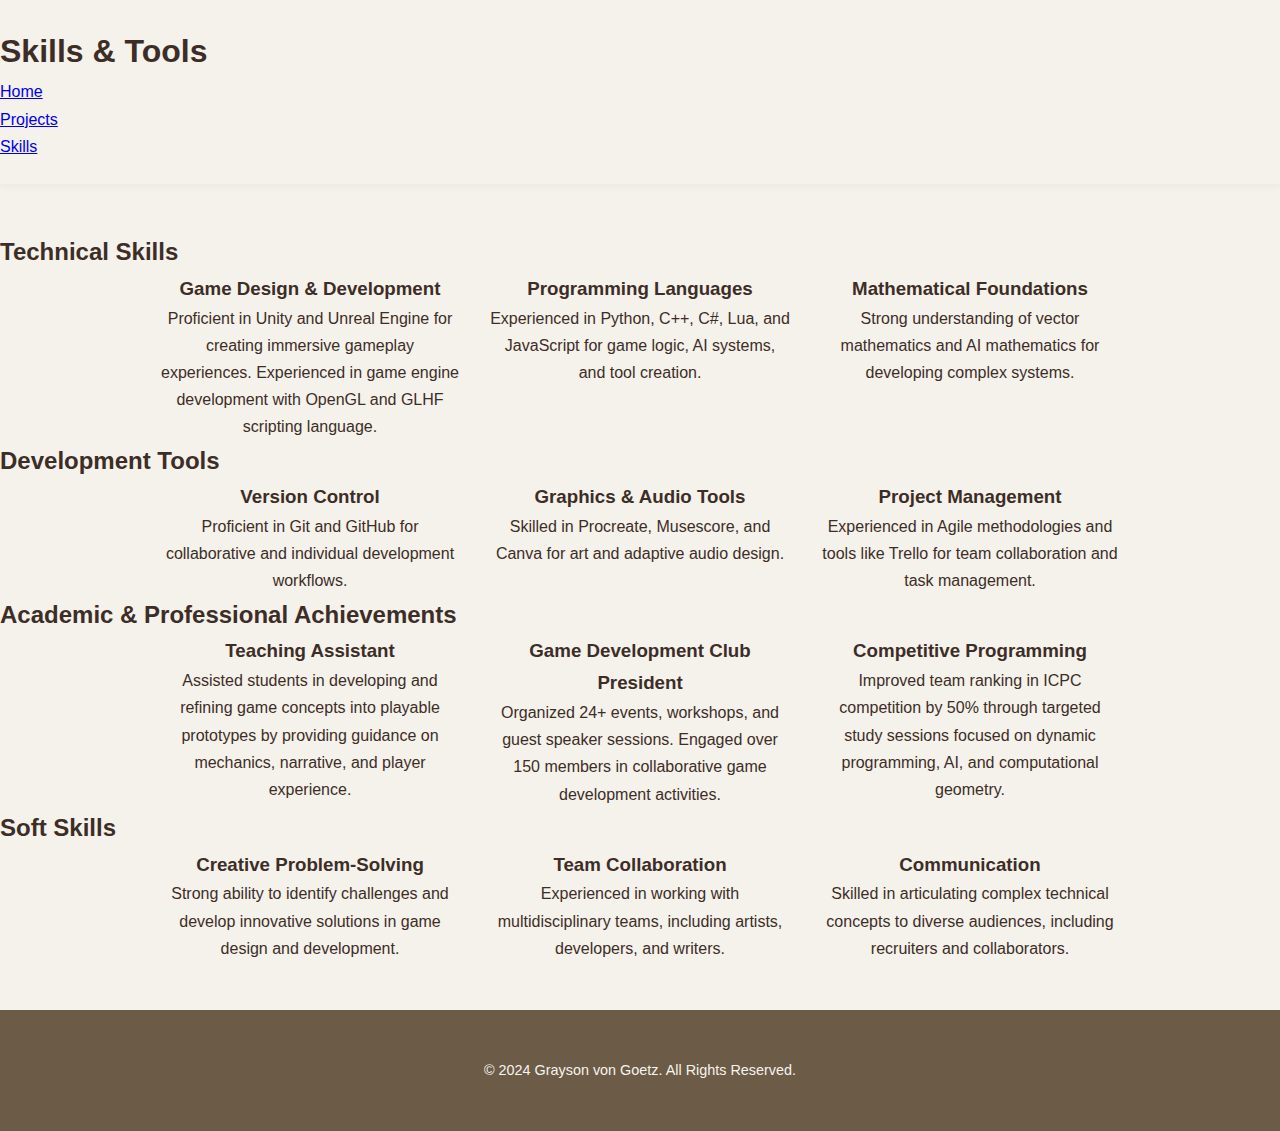
<file: skills.html>
<!DOCTYPE html>
<html lang="en">
<head>
  <meta charset="UTF-8">
  <meta name="viewport" content="width=device-width, initial-scale=1.0">
  <title>Skills & Tools - Grayson von Goetz</title>
  <link rel="stylesheet" href="assets/css/styles.css">
  <link href="https://fonts.googleapis.com/css2?family=Poppins:wght@400;600;700&display=swap" rel="stylesheet">
</head>
<body>
  <header>
    <h1>Skills & Tools</h1>
    <nav>
      <ul>
        <li><a href="../index.html">Home</a></li>
        <li><a href="../projects.html">Projects</a></li>
        <li><a href="../skills.html">Skills</a></li>
      </ul>
    </nav>
  </header>
  <main>
    <!-- Technical Skills -->
    <section>
      <h2>Technical Skills</h2>
      <div style="display: flex; flex-wrap: wrap; gap: 30px; justify-content: center;">
        <div style="max-width: 300px; text-align: center;">
          <h3>Game Design & Development</h3>
          <p>
            Proficient in Unity and Unreal Engine for creating immersive gameplay experiences.
            Experienced in game engine development with OpenGL and GLHF scripting language.
          </p>
        </div>
        <div style="max-width: 300px; text-align: center;">
          <h3>Programming Languages</h3>
          <p>
            Experienced in Python, C++, C#, Lua, and JavaScript for game logic, AI systems, and tool creation.
          </p>
        </div>
        <div style="max-width: 300px; text-align: center;">
          <h3>Mathematical Foundations</h3>
          <p>
            Strong understanding of vector mathematics and AI mathematics for developing complex systems.
          </p>
        </div>
      </div>
    </section>

    <!-- Development Tools -->
    <section>
      <h2>Development Tools</h2>
      <div style="display: flex; flex-wrap: wrap; gap: 30px; justify-content: center;">
        <div style="max-width: 300px; text-align: center;">
          <h3>Version Control</h3>
          <p>
            Proficient in Git and GitHub for collaborative and individual development workflows.
          </p>
        </div>
        <div style="max-width: 300px; text-align: center;">
          <h3>Graphics & Audio Tools</h3>
          <p>
            Skilled in Procreate, Musescore, and Canva for art and adaptive audio design.
          </p>
        </div>
        <div style="max-width: 300px; text-align: center;">
          <h3>Project Management</h3>
          <p>
            Experienced in Agile methodologies and tools like Trello for team collaboration and task management.
          </p>
        </div>
      </div>
    </section>

    <!-- Academic & Professional Achievements -->
    <section>
      <h2>Academic & Professional Achievements</h2>
      <div style="display: flex; flex-wrap: wrap; gap: 30px; justify-content: center;">
        <div style="max-width: 300px; text-align: center;">
          <h3>Teaching Assistant</h3>
          <p>
            Assisted students in developing and refining game concepts into playable prototypes by providing guidance on mechanics, narrative, and player experience. 
          </p>
        </div>
        <div style="max-width: 300px; text-align: center;">
          <h3>Game Development Club President</h3>
          <p>
            Organized 24+ events, workshops, and guest speaker sessions. Engaged over 150 members in collaborative game development activities.
          </p>
        </div>
        <div style="max-width: 300px; text-align: center;">
          <h3>Competitive Programming</h3>
          <p>
            Improved team ranking in ICPC competition by 50% through targeted study sessions focused on dynamic programming, AI, and computational geometry.
          </p>
        </div>
      </div>
    </section>

    <!-- Soft Skills -->
    <section>
      <h2>Soft Skills</h2>
      <div style="display: flex; flex-wrap: wrap; gap: 30px; justify-content: center;">
        <div style="max-width: 300px; text-align: center;">
          <h3>Creative Problem-Solving</h3>
          <p>
            Strong ability to identify challenges and develop innovative solutions in game design and development.
          </p>
        </div>
        <div style="max-width: 300px; text-align: center;">
          <h3>Team Collaboration</h3>
          <p>
            Experienced in working with multidisciplinary teams, including artists, developers, and writers.
          </p>
        </div>
        <div style="max-width: 300px; text-align: center;">
          <h3>Communication</h3>
          <p>
            Skilled in articulating complex technical concepts to diverse audiences, including recruiters and collaborators.
          </p>
        </div>
      </div>
    </section>
  </main>
  <footer>
    <p>© 2024 Grayson von Goetz. All Rights Reserved.</p>
  </footer>
</body>
</html>
</file>
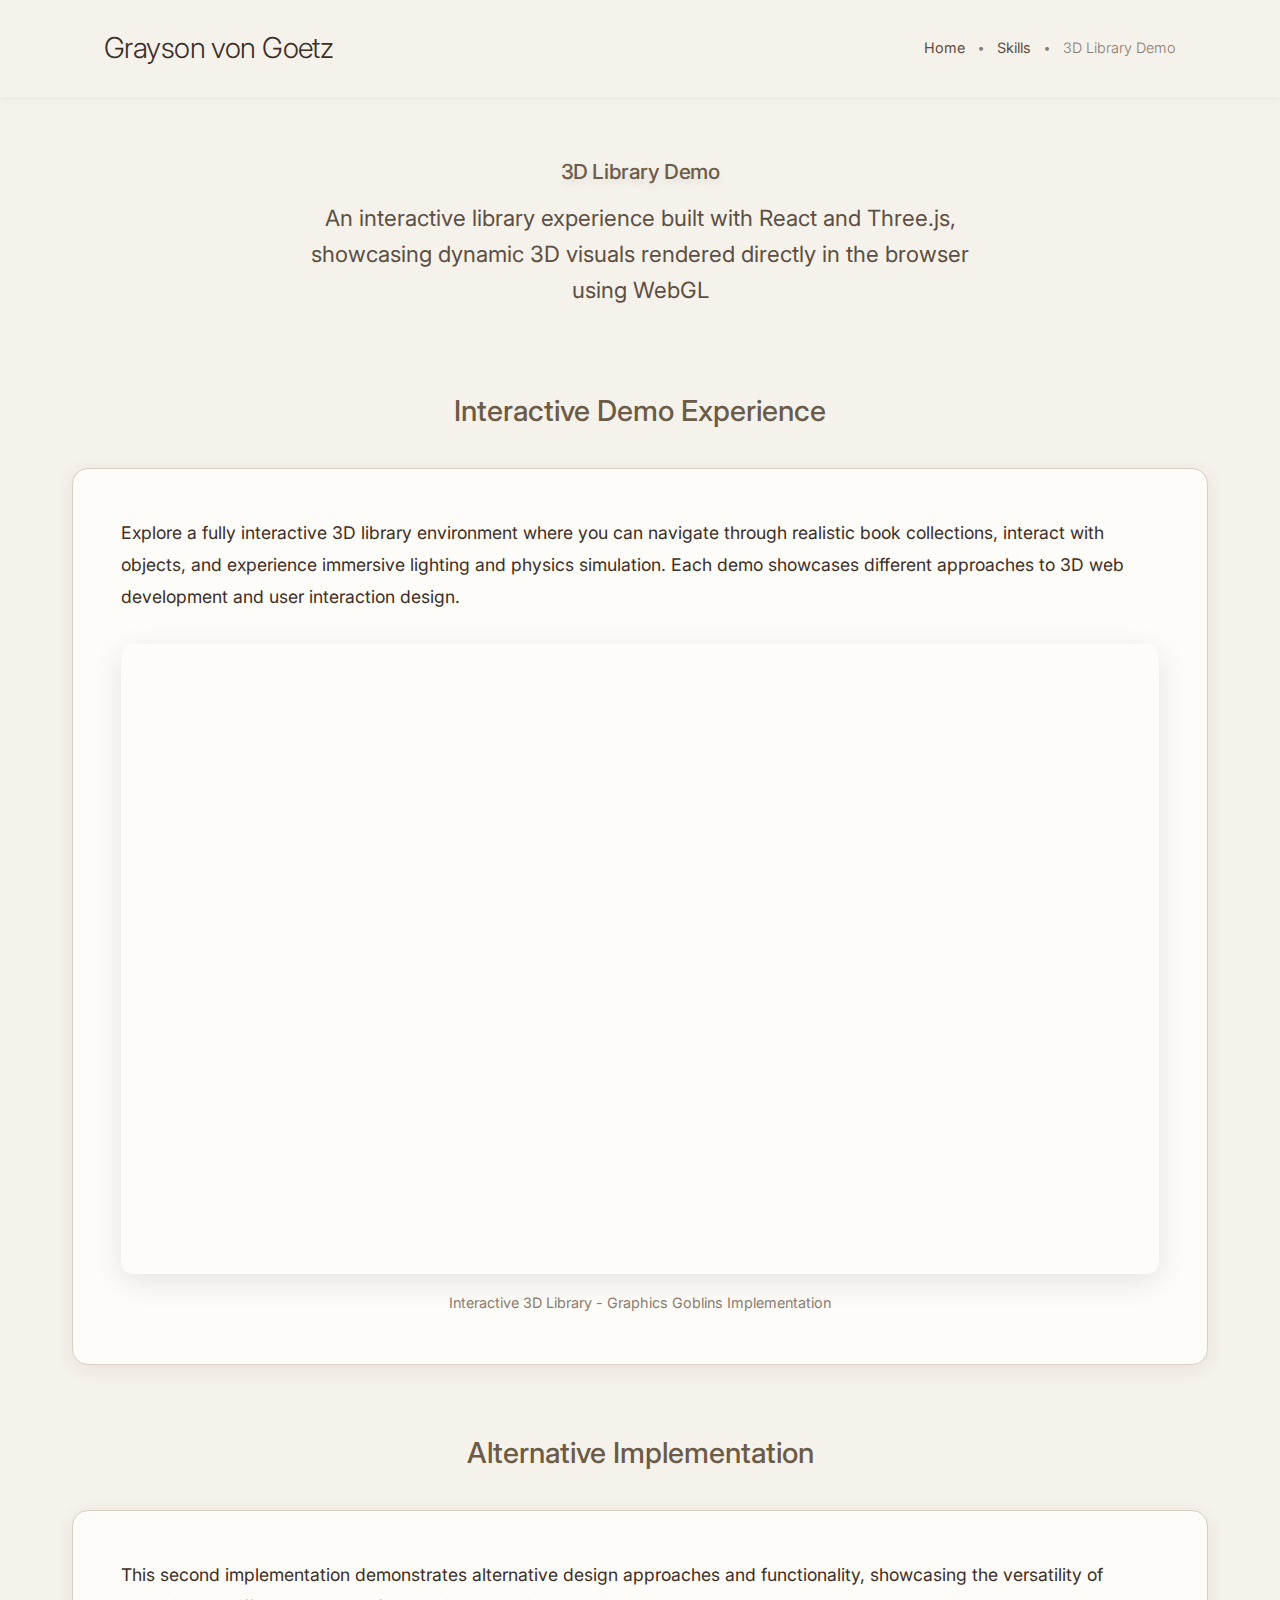
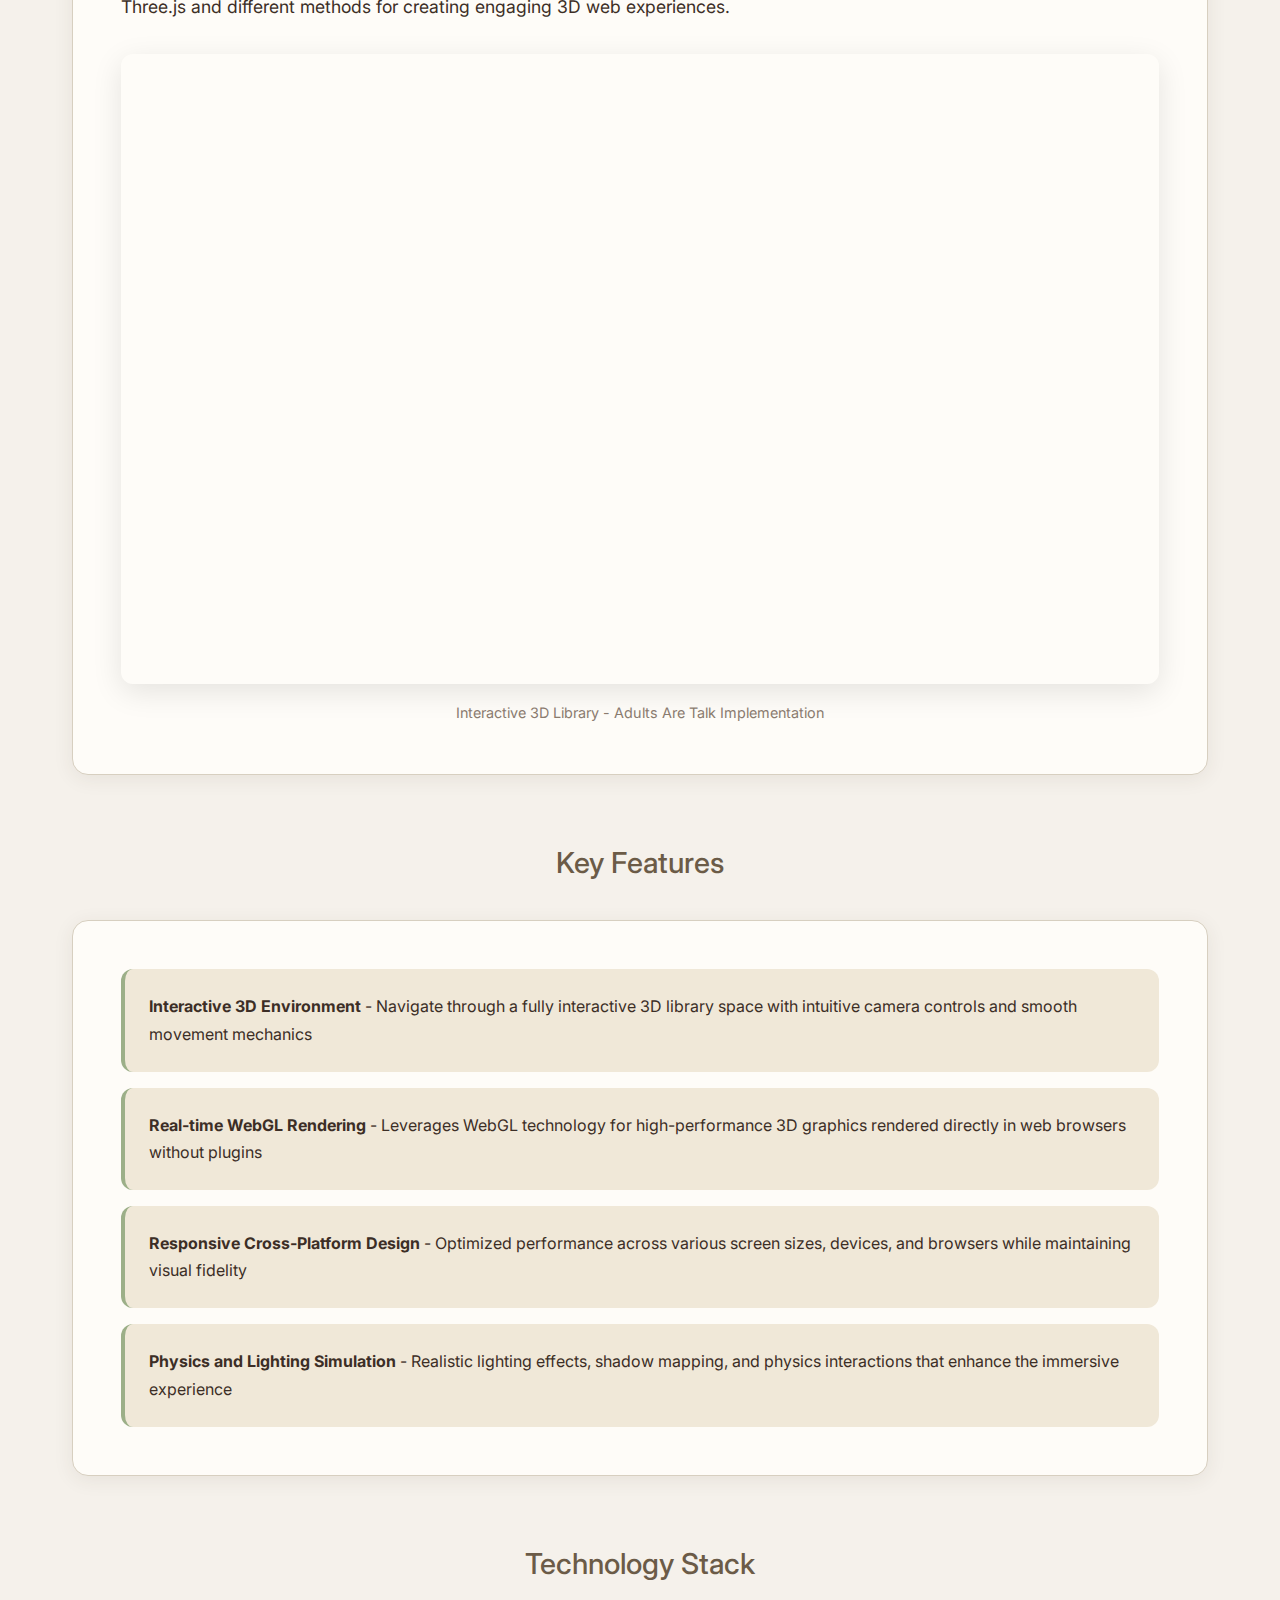
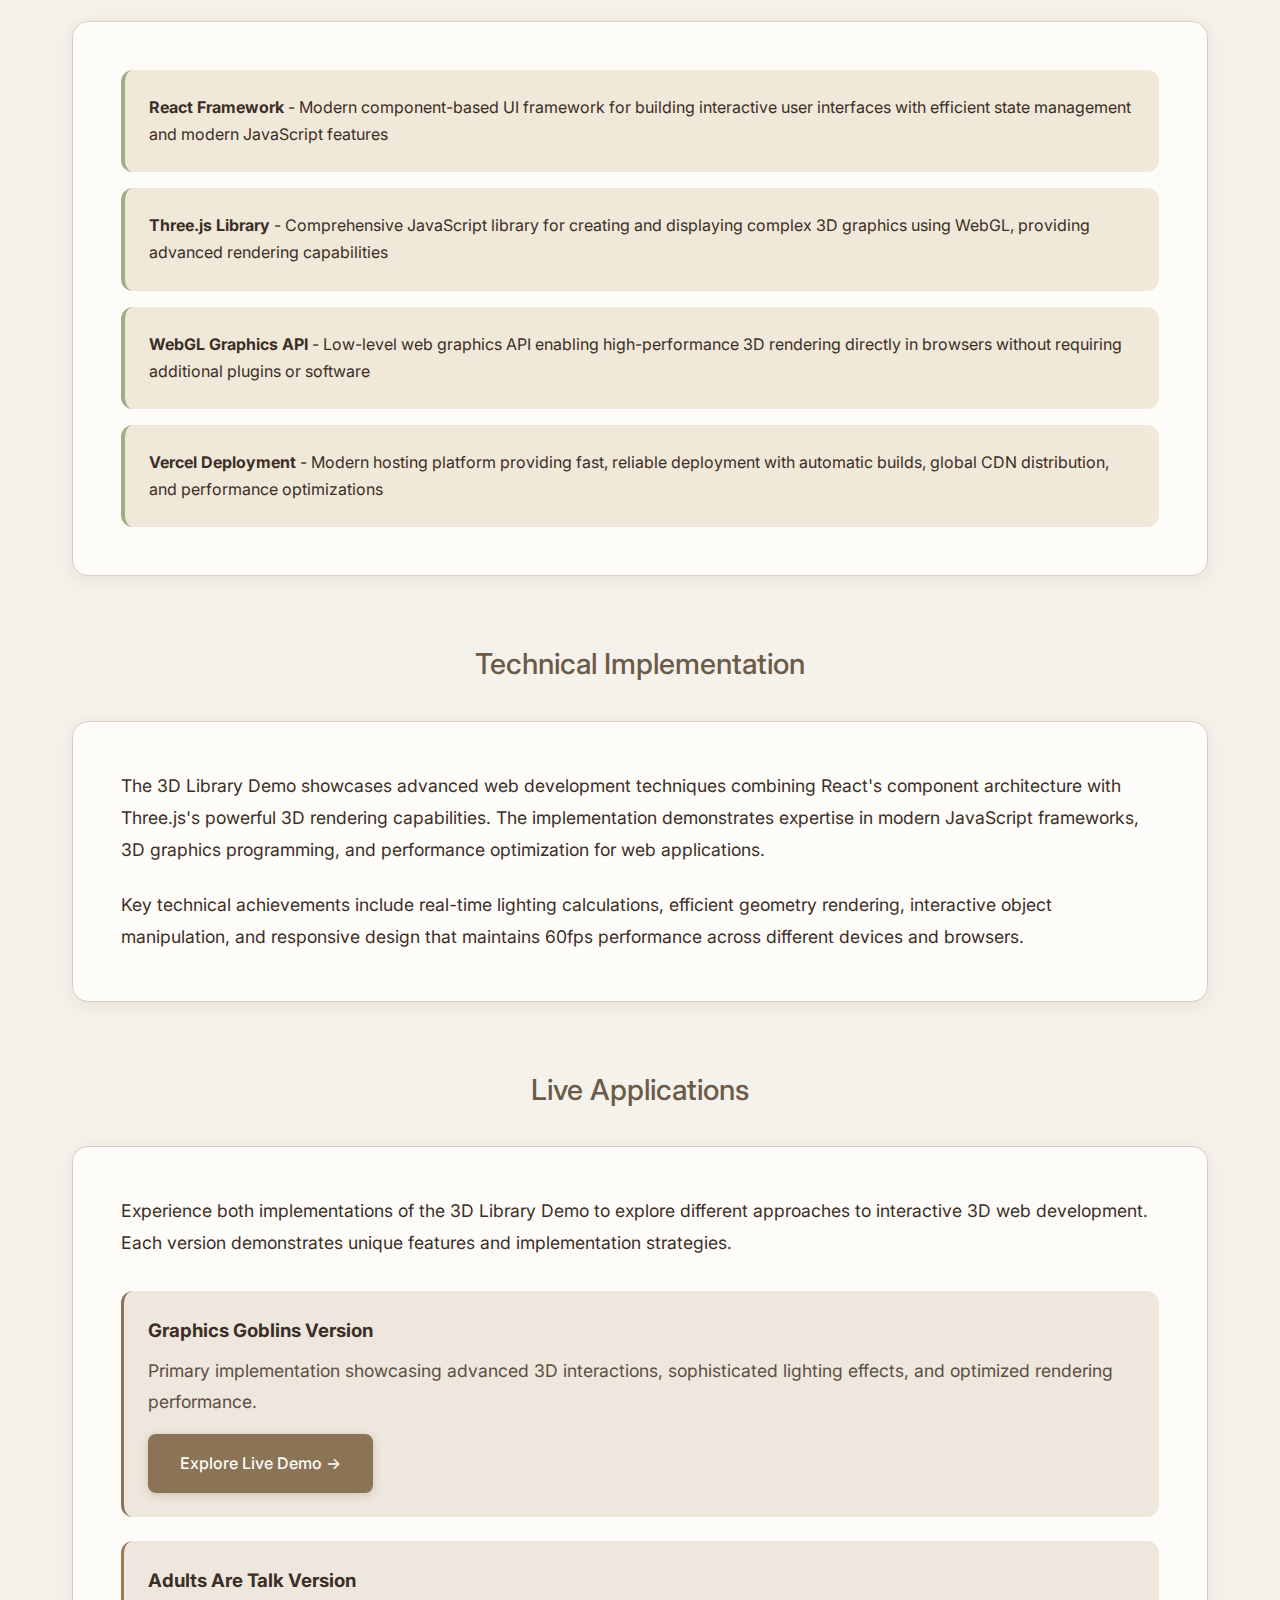
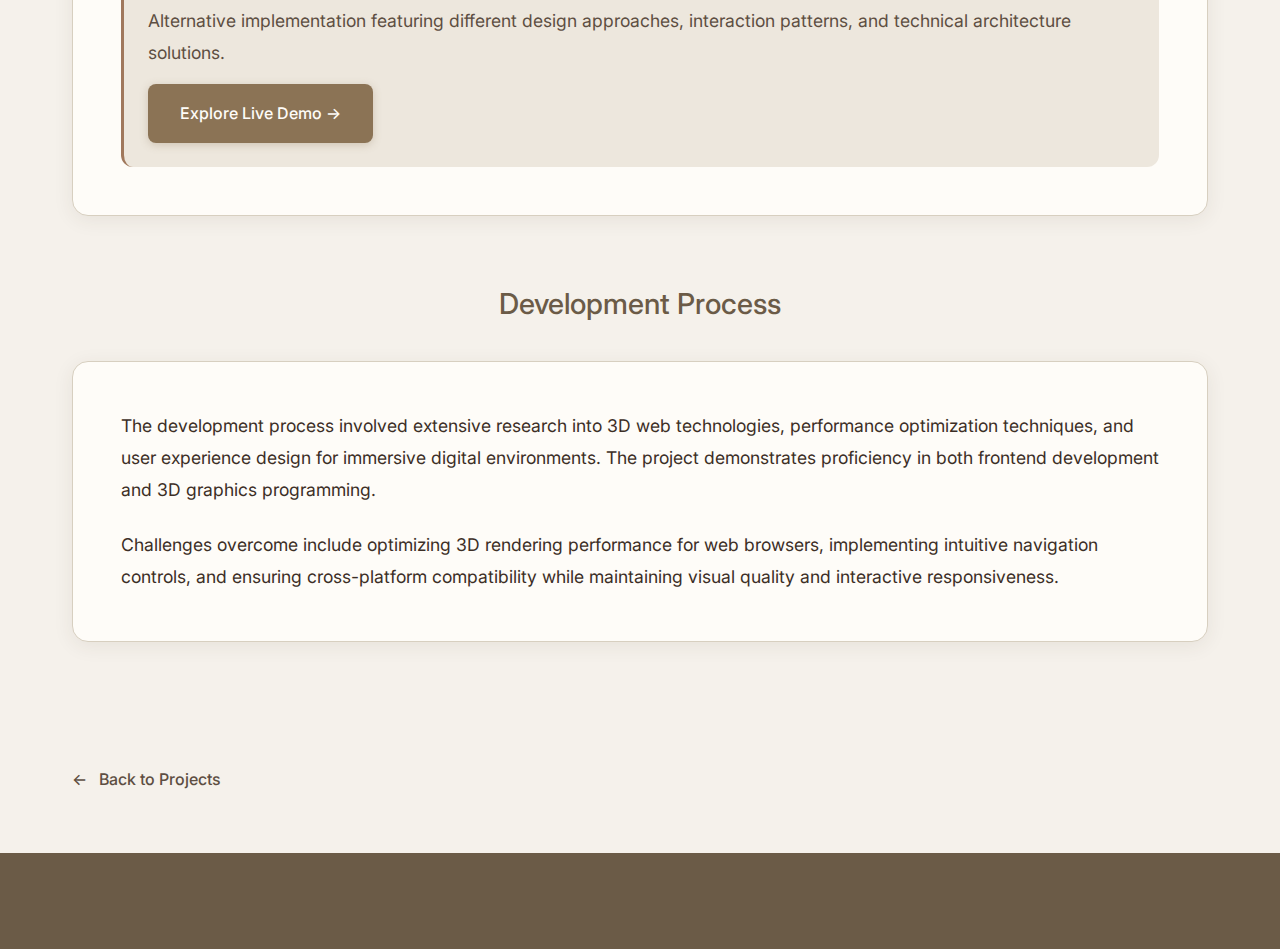
<file: projects/3d-library.html>
<!DOCTYPE html>
<html lang="en">
<head>
    <meta charset="UTF-8">
    <meta name="viewport" content="width=device-width, initial-scale=1.0">
    <title>3D Library Demo - Grayson von Goetz</title>
    <link rel="stylesheet" href="../assets/css/styles.css">
    <link href="https://fonts.googleapis.com/css2?family=Inter:wght@300;400;500;600&display=swap" rel="stylesheet">
</head>
<body>
    <!-- Header will be loaded here -->
    <div id="header-placeholder"></div>

    <!-- Project Header -->
    <section class="project-header">
        <div class="container">
            <h1 class="project-title">3D Library Demo</h1>
            <p class="project-subtitle">An interactive library experience built with React and Three.js, showcasing dynamic 3D visuals rendered directly in the browser using WebGL</p>
        </div>
    </section>

    <main>
        <div class="container">
            <!-- Interactive Demo Section -->
            <section class="section">
                <h2 class="section-title">Interactive Demo Experience</h2>
                <div class="content-card">
                    <p>Explore a fully interactive 3D library environment where you can navigate through realistic book collections, interact with objects, and experience immersive lighting and physics simulation. Each demo showcases different approaches to 3D web development and user interaction design.</p>
                    <div class="demo-container" style="width: 100%; height: 70vh; border-radius: 0.75rem; overflow: hidden; box-shadow: 0 8px 30px rgba(0, 0, 0, 0.1); margin-top: 2rem;">
                        <iframe
                            src="https://their-3d-library-graphics-goblins.vercel.app/"
                            width="100%"
                            height="100%"
                            style="border: none;"
                            title="3D Library Interactive Demo - Graphics Goblins Version"
                            allowfullscreen
                        ></iframe>
                    </div>
                    <p style="text-align: center; margin-top: 1rem; color: var(--text-muted); font-size: 0.9rem;">
                        Interactive 3D Library - Graphics Goblins Implementation
                    </p>
                </div>
            </section>

            <!-- Alternative Implementation -->
            <section class="section">
                <h2 class="section-title">Alternative Implementation</h2>
                <div class="content-card">
                    <p>This second implementation demonstrates alternative design approaches and functionality, showcasing the versatility of Three.js and different methods for creating engaging 3D web experiences.</p>
                    <div class="demo-container" style="width: 100%; height: 70vh; border-radius: 0.75rem; overflow: hidden; box-shadow: 0 8px 30px rgba(0, 0, 0, 0.1); margin-top: 2rem;">
                        <iframe
                            src="https://our-own-3d-library-theadultsaretalk.vercel.app/"
                            width="100%"
                            height="100%"
                            style="border: none;"
                            title="3D Library Interactive Demo - Adults Are Talk Version"
                            allowfullscreen
                        ></iframe>
                    </div>
                    <p style="text-align: center; margin-top: 1rem; color: var(--text-muted); font-size: 0.9rem;">
                        Interactive 3D Library - Adults Are Talk Implementation
                    </p>
                </div>
            </section>

            <!-- Key Features -->
            <section class="section">
                <h2 class="section-title">Key Features</h2>
                <div class="content-card">
                    <ul class="features-list">
                        <li><strong>Interactive 3D Environment</strong> - Navigate through a fully interactive 3D library space with intuitive camera controls and smooth movement mechanics</li>
                        <li><strong>Real-time WebGL Rendering</strong> - Leverages WebGL technology for high-performance 3D graphics rendered directly in web browsers without plugins</li>
                        <li><strong>Responsive Cross-Platform Design</strong> - Optimized performance across various screen sizes, devices, and browsers while maintaining visual fidelity</li>
                        <li><strong>Physics and Lighting Simulation</strong> - Realistic lighting effects, shadow mapping, and physics interactions that enhance the immersive experience</li>
                    </ul>
                </div>
            </section>

            <!-- Technology Stack -->
            <section class="section">
                <h2 class="section-title">Technology Stack</h2>
                <div class="content-card">
                    <ul class="features-list">
                        <li><strong>React Framework</strong> - Modern component-based UI framework for building interactive user interfaces with efficient state management and modern JavaScript features</li>
                        <li><strong>Three.js Library</strong> - Comprehensive JavaScript library for creating and displaying complex 3D graphics using WebGL, providing advanced rendering capabilities</li>
                        <li><strong>WebGL Graphics API</strong> - Low-level web graphics API enabling high-performance 3D rendering directly in browsers without requiring additional plugins or software</li>
                        <li><strong>Vercel Deployment</strong> - Modern hosting platform providing fast, reliable deployment with automatic builds, global CDN distribution, and performance optimizations</li>
                    </ul>
                </div>
            </section>

            <!-- Technical Implementation -->
            <section class="section">
                <h2 class="section-title">Technical Implementation</h2>
                <div class="content-card">
                    <p>The 3D Library Demo showcases advanced web development techniques combining React's component architecture with Three.js's powerful 3D rendering capabilities. The implementation demonstrates expertise in modern JavaScript frameworks, 3D graphics programming, and performance optimization for web applications.</p>
                    <p>Key technical achievements include real-time lighting calculations, efficient geometry rendering, interactive object manipulation, and responsive design that maintains 60fps performance across different devices and browsers.</p>
                </div>
            </section>

            <!-- Live Applications -->
            <section class="section">
                <h2 class="section-title">Live Applications</h2>
                <div class="content-card">
                    <p>Experience both implementations of the 3D Library Demo to explore different approaches to interactive 3D web development. Each version demonstrates unique features and implementation strategies.</p>
                    
                    <div style="display: grid; gap: 1.5rem; margin-top: 2rem;">
                        <div style="padding: 1.5rem; background: var(--soft-gray); border-radius: 0.75rem; border-left: 3px solid var(--primary);">
                            <h3 style="margin-bottom: 0.5rem; color: var(--text-dark);">Graphics Goblins Version</h3>
                            <p style="margin-bottom: 1rem; color: var(--text-light);">Primary implementation showcasing advanced 3D interactions, sophisticated lighting effects, and optimized rendering performance.</p>
                            <a href="https://their-3d-library-graphics-goblins.vercel.app/" target="_blank" class="project-link">
                                Explore Live Demo →
                            </a>
                        </div>
                        
                        <div style="padding: 1.5rem; background: var(--soft-gray); border-radius: 0.75rem; border-left: 3px solid var(--accent);">
                            <h3 style="margin-bottom: 0.5rem; color: var(--text-dark);">Adults Are Talk Version</h3>
                            <p style="margin-bottom: 1rem; color: var(--text-light);">Alternative implementation featuring different design approaches, interaction patterns, and technical architecture solutions.</p>
                            <a href="https://our-own-3d-library-theadultsaretalk.vercel.app/" target="_blank" class="project-link">
                                Explore Live Demo →
                            </a>
                        </div>
                    </div>
                </div>
            </section>

            <!-- Development Process -->
            <section class="section">
                <h2 class="section-title">Development Process</h2>
                <div class="content-card">
                    <p>The development process involved extensive research into 3D web technologies, performance optimization techniques, and user experience design for immersive digital environments. The project demonstrates proficiency in both frontend development and 3D graphics programming.</p>
                    <p>Challenges overcome include optimizing 3D rendering performance for web browsers, implementing intuitive navigation controls, and ensuring cross-platform compatibility while maintaining visual quality and interactive responsiveness.</p>
                </div>
            </section>

            <!-- Navigation -->
            <a href="../index.html" class="back-link">Back to Projects</a>
        </div>
    </main>

    <!-- Footer -->
    <footer>
        <div class="container">
        </div>
    </footer>

    <script>
        // Load header
        fetch('../components/header.html')
            .then(response => response.text())
            .then(data => {
                document.getElementById('header-placeholder').innerHTML = data;
                document.getElementById('current-page').textContent = '3D Library Demo';
            })
            .catch(error => console.log('Header loading failed:', error));
    </script>
</body>
</html>
</file>
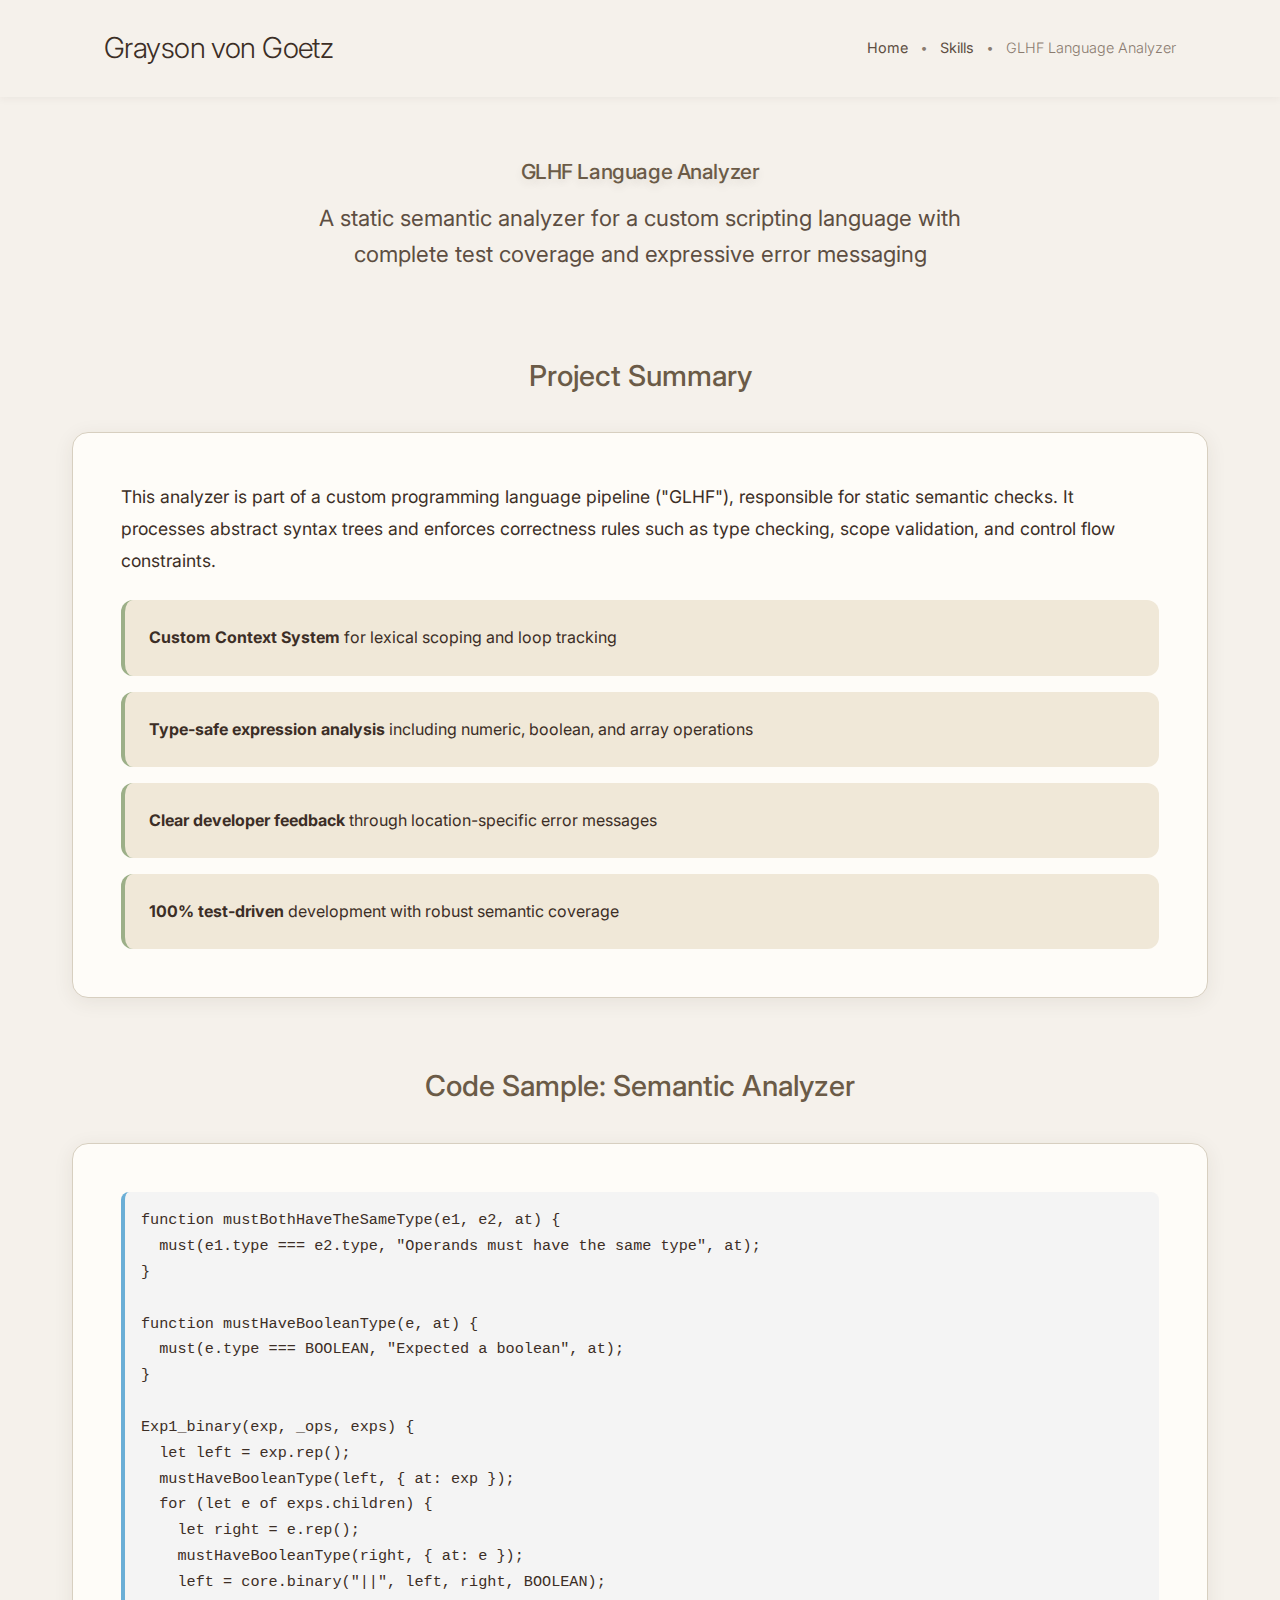
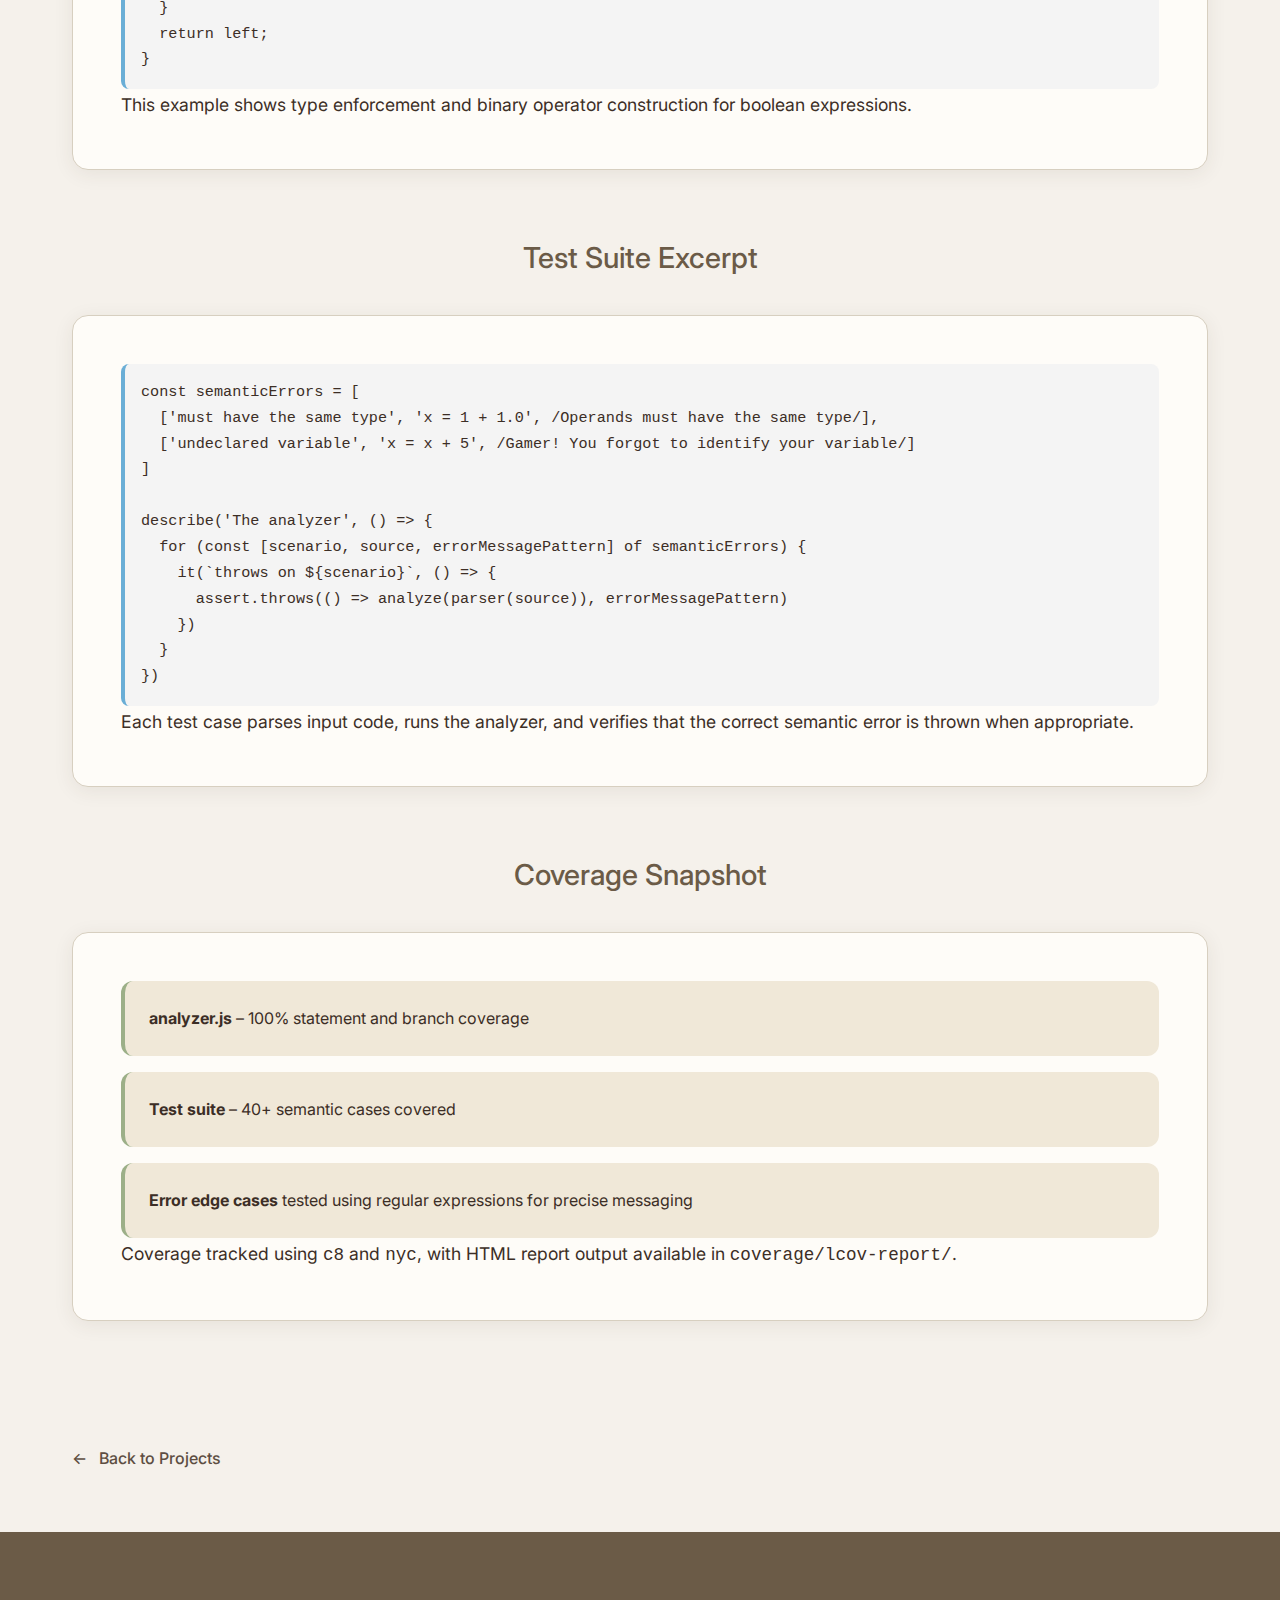
<file: projects/glhf.html>
<!DOCTYPE html>
<html lang="en">
<head>
  <meta charset="UTF-8" />
  <meta name="viewport" content="width=device-width, initial-scale=1.0" />
  <title>GLHF Language Analyzer - Grayson von Goetz</title>
  <link rel="stylesheet" href="../assets/css/styles.css" />
  <link href="https://fonts.googleapis.com/css2?family=Inter:wght@300;400;500;600&display=swap" rel="stylesheet">
  <style>
    pre {
      background: #f4f4f4;
      padding: 1rem;
      overflow-x: auto;
      border-left: 4px solid #6aaed6;
      font-family: Consolas, monospace;
      font-size: 0.95rem;
      border-radius: 0.5rem;
    }
    code {
      white-space: pre-wrap;
    }
  </style>
</head>
<body>
  <!-- Header will be loaded here -->
  <div id="header-placeholder"></div>

  <!-- Project Header -->
  <section class="project-header">
    <div class="container">
      <h1 class="project-title">GLHF Language Analyzer</h1>
      <p class="project-subtitle">A static semantic analyzer for a custom scripting language with complete test coverage and expressive error messaging</p>
    </div>
  </section>

  <main>
    <div class="container">
      <!-- Project Overview -->
      <section class="section">
        <h2 class="section-title">Project Summary</h2>
        <div class="content-card">
          <p>This analyzer is part of a custom programming language pipeline ("GLHF"), responsible for static semantic checks. It processes abstract syntax trees and enforces correctness rules such as type checking, scope validation, and control flow constraints.</p>
          <ul class="features-list">
            <li><strong>Custom Context System</strong> for lexical scoping and loop tracking</li>
            <li><strong>Type-safe expression analysis</strong> including numeric, boolean, and array operations</li>
            <li><strong>Clear developer feedback</strong> through location-specific error messages</li>
            <li><strong>100% test-driven</strong> development with robust semantic coverage</li>
          </ul>
        </div>
      </section>

      <!-- Code Sample -->
      <section class="section">
        <h2 class="section-title">Code Sample: Semantic Analyzer</h2>
        <div class="content-card">
          <pre><code>function mustBothHaveTheSameType(e1, e2, at) {
  must(e1.type === e2.type, "Operands must have the same type", at);
}

function mustHaveBooleanType(e, at) {
  must(e.type === BOOLEAN, "Expected a boolean", at);
}

Exp1_binary(exp, _ops, exps) {
  let left = exp.rep();
  mustHaveBooleanType(left, { at: exp });
  for (let e of exps.children) {
    let right = e.rep();
    mustHaveBooleanType(right, { at: e });
    left = core.binary("||", left, right, BOOLEAN);
  }
  return left;
}
</code></pre>
          <p>This example shows type enforcement and binary operator construction for boolean expressions.</p>
        </div>
      </section>

      <!-- Test Code Sample -->
      <section class="section">
        <h2 class="section-title">Test Suite Excerpt</h2>
        <div class="content-card">
          <pre><code>const semanticErrors = [
  ['must have the same type', 'x = 1 + 1.0', /Operands must have the same type/],
  ['undeclared variable', 'x = x + 5', /Gamer! You forgot to identify your variable/]
]

describe('The analyzer', () => {
  for (const [scenario, source, errorMessagePattern] of semanticErrors) {
    it(`throws on ${scenario}`, () => {
      assert.throws(() => analyze(parser(source)), errorMessagePattern)
    })
  }
})
</code></pre>
          <p>Each test case parses input code, runs the analyzer, and verifies that the correct semantic error is thrown when appropriate.</p>
        </div>
      </section>

      <!-- Coverage Report -->
      <section class="section">
        <h2 class="section-title">Coverage Snapshot</h2>
        <div class="content-card">
          <ul class="features-list">
            <li><strong>analyzer.js</strong> – 100% statement and branch coverage</li>
            <li><strong>Test suite</strong> – 40+ semantic cases covered</li>
            <li><strong>Error edge cases</strong> tested using regular expressions for precise messaging</li>
          </ul>
          <p>Coverage tracked using <code>c8</code> and <code>nyc</code>, with HTML report output available in <code>coverage/lcov-report/</code>.</p>
        </div>
      </section>

      <!-- Navigation -->
      <a href="../index.html" class="back-link">Back to Projects</a>
    </div>
  </main>

  <footer>
    <div class="container"></div>
  </footer>

  <script>
    // Load header
    fetch('../components/header.html')
      .then(response => response.text())
      .then(data => {
        document.getElementById('header-placeholder').innerHTML = data;
        document.getElementById('current-page').textContent = 'GLHF Language Analyzer';
      })
      .catch(error => console.log('Header loading failed:', error));
  </script>
</body>
</html>
</file>
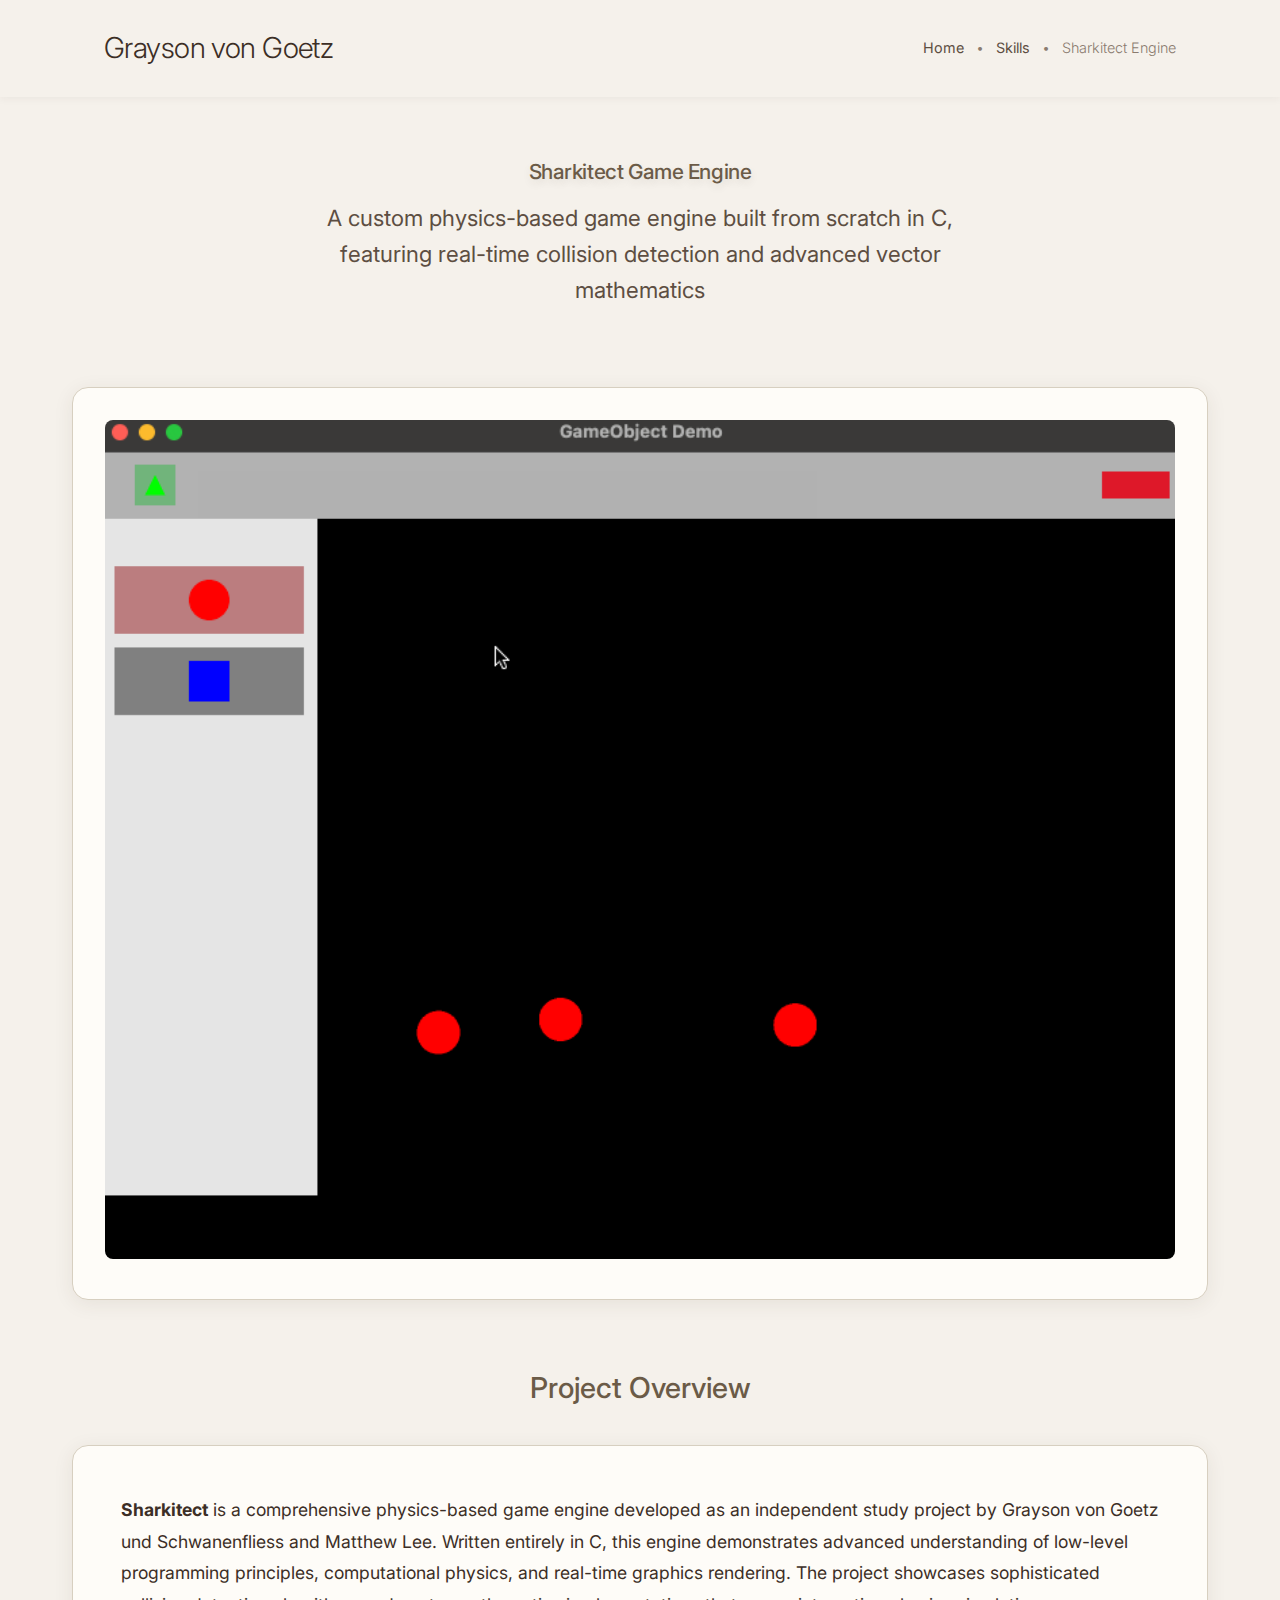
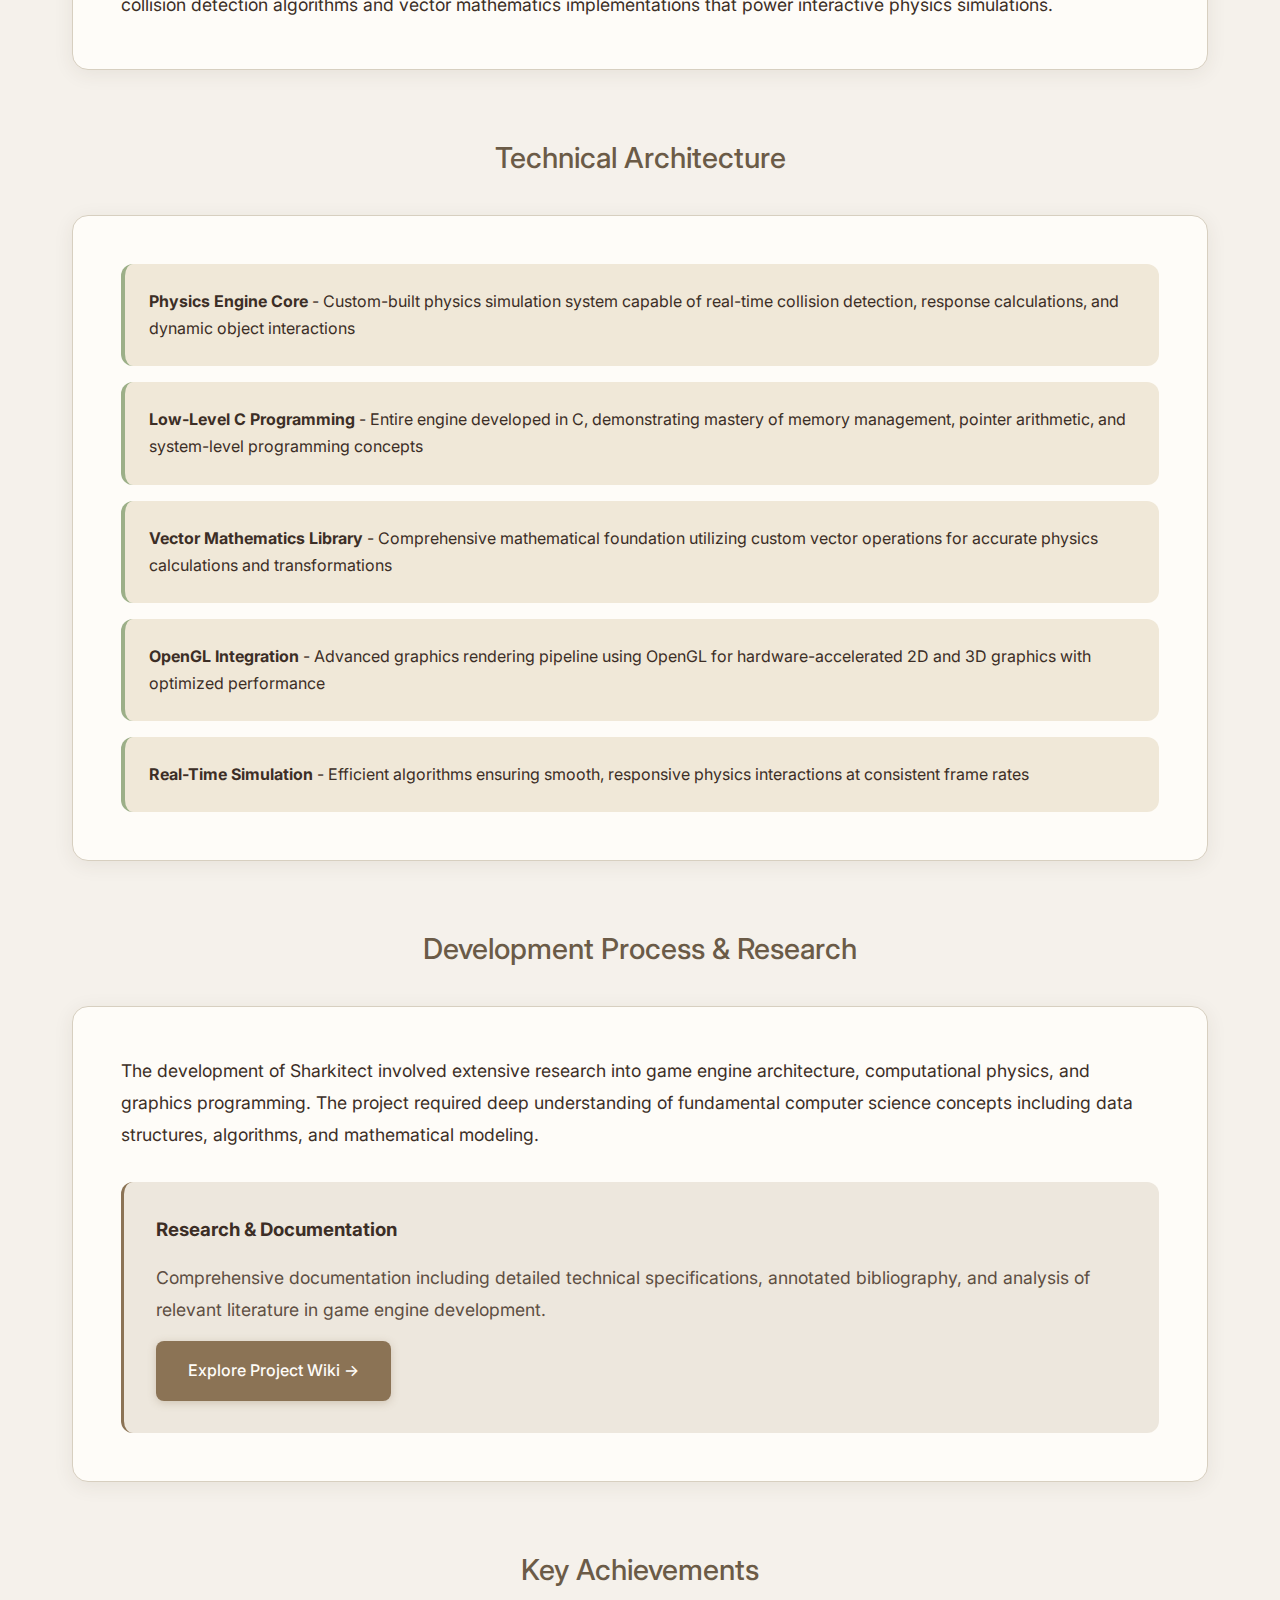
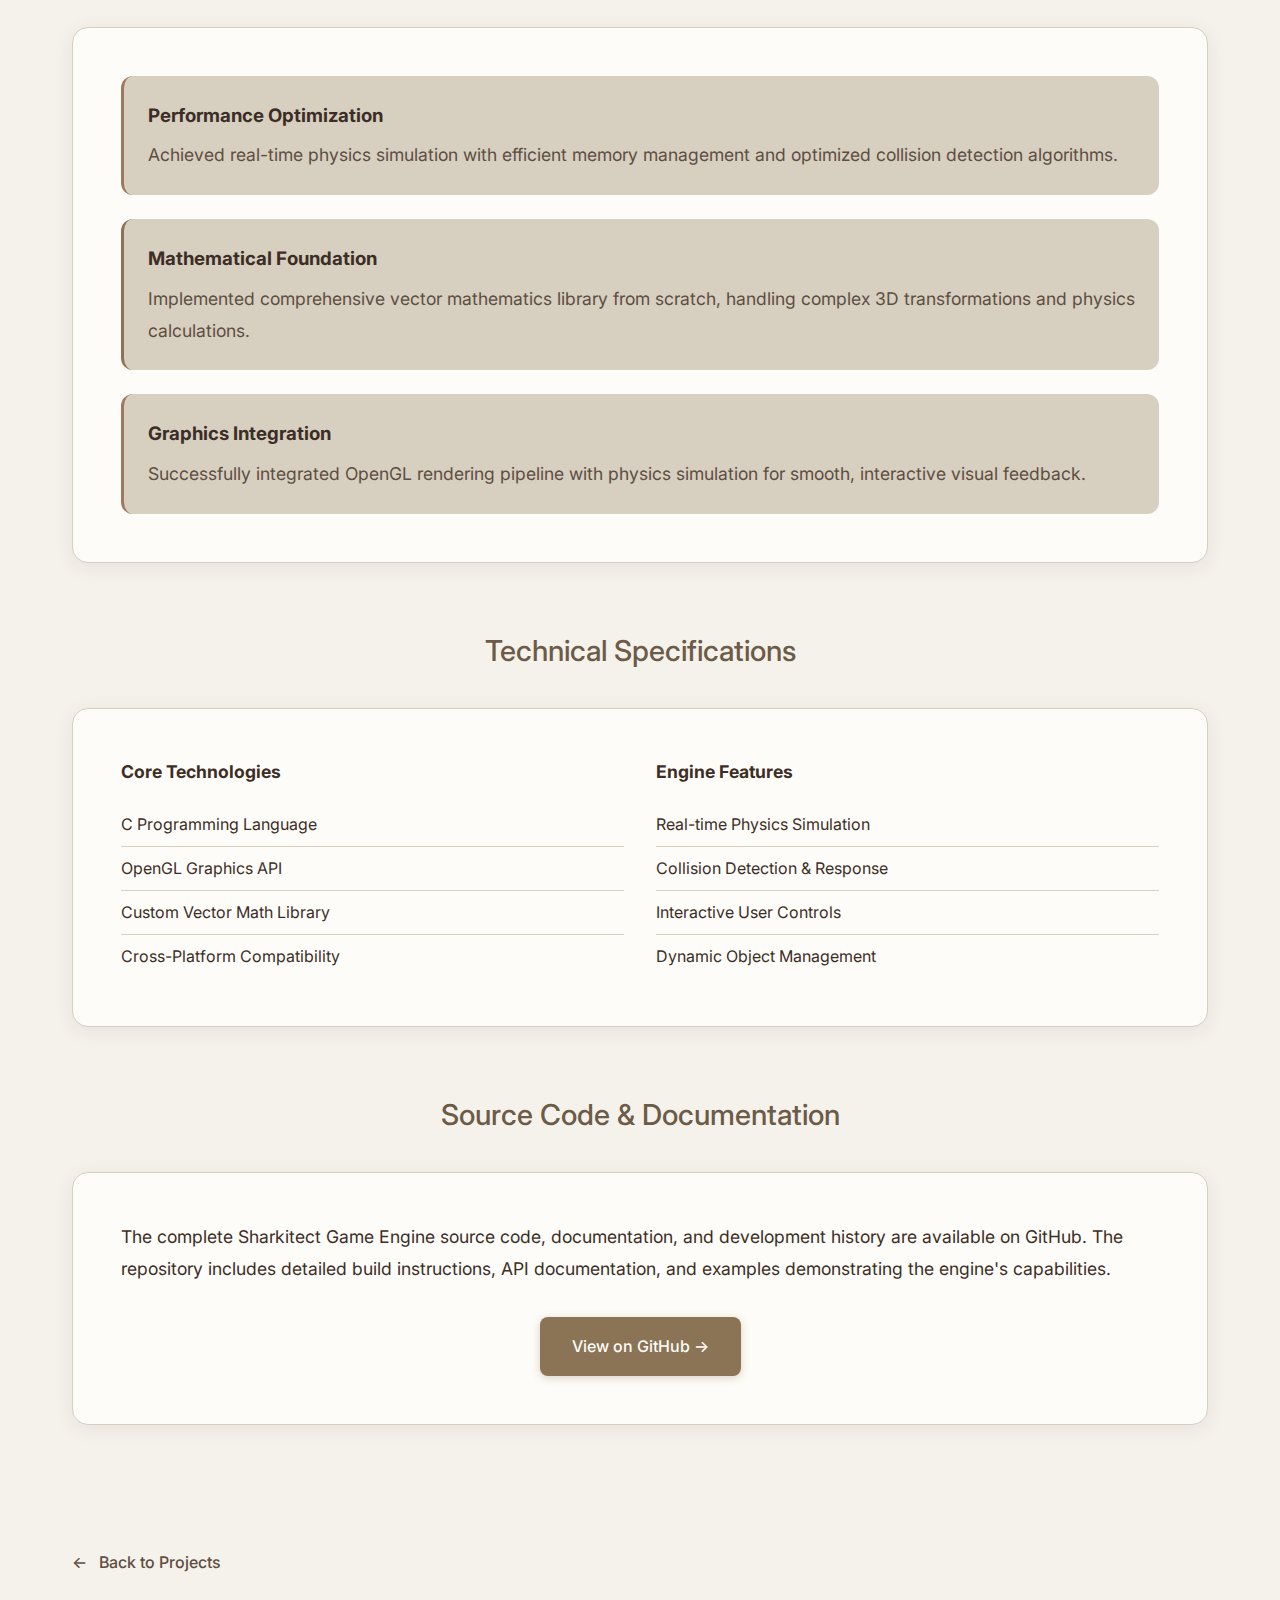
<file: projects/sharkitect.html>
<!DOCTYPE html>
<html lang="en">
<head>
    <meta charset="UTF-8">
    <meta name="viewport" content="width=device-width, initial-scale=1.0">
    <title>Sharkitect Game Engine - Grayson von Goetz</title>
    <link rel="stylesheet" href="../assets/css/styles.css">
    <link href="https://fonts.googleapis.com/css2?family=Inter:wght@300;400;500;600&display=swap" rel="stylesheet">
</head>
<body>
    <!-- Header will be loaded here -->
    <div id="header-placeholder"></div>

    <!-- Project Header -->
    <section class="project-header">
        <div class="container">
            <h1 class="project-title">Sharkitect Game Engine</h1>
            <p class="project-subtitle">A custom physics-based game engine built from scratch in C, featuring real-time collision detection and advanced vector mathematics</p>
        </div>
    </section>

    <main>
        <div class="container">
            <!-- Hero Demo -->
            <section class="section">
                <div class="hero-image">
                    <img src="../assets/images/sharkitect-demo.gif" alt="Sharkitect Game Engine Demo showcasing physics simulation and collision detection">
                </div>
            </section>

            <!-- Project Overview -->
            <section class="section">
                <h2 class="section-title">Project Overview</h2>
                <div class="content-card">
                    <p><strong>Sharkitect</strong> is a comprehensive physics-based game engine developed as an independent study project by Grayson von Goetz und Schwanenfliess and Matthew Lee. Written entirely in C, this engine demonstrates advanced understanding of low-level programming principles, computational physics, and real-time graphics rendering. The project showcases sophisticated collision detection algorithms and vector mathematics implementations that power interactive physics simulations.</p>
                </div>
            </section>

            <!-- Technical Architecture -->
            <section class="section">
                <h2 class="section-title">Technical Architecture</h2>
                <div class="content-card">
                    <ul class="features-list">
                        <li><strong>Physics Engine Core</strong> - Custom-built physics simulation system capable of real-time collision detection, response calculations, and dynamic object interactions</li>
                        <li><strong>Low-Level C Programming</strong> - Entire engine developed in C, demonstrating mastery of memory management, pointer arithmetic, and system-level programming concepts</li>
                        <li><strong>Vector Mathematics Library</strong> - Comprehensive mathematical foundation utilizing custom vector operations for accurate physics calculations and transformations</li>
                        <li><strong>OpenGL Integration</strong> - Advanced graphics rendering pipeline using OpenGL for hardware-accelerated 2D and 3D graphics with optimized performance</li>
                        <li><strong>Real-Time Simulation</strong> - Efficient algorithms ensuring smooth, responsive physics interactions at consistent frame rates</li>
                    </ul>
                </div>
            </section>

            <!-- Development Methodology -->
            <section class="section">
                <h2 class="section-title">Development Process & Research</h2>
                <div class="content-card">
                    <p>The development of Sharkitect involved extensive research into game engine architecture, computational physics, and graphics programming. The project required deep understanding of fundamental computer science concepts including data structures, algorithms, and mathematical modeling.</p>
                    
                    <div style="margin-top: 2rem; padding: 2rem; background: var(--soft-gray); border-radius: 0.75rem; border-left: 3px solid var(--primary);">
                        <h3 style="margin-bottom: 1rem; color: var(--text-dark);">Research & Documentation</h3>
                        <p style="margin-bottom: 1rem; color: var(--text-light);">Comprehensive documentation including detailed technical specifications, annotated bibliography, and analysis of relevant literature in game engine development.</p>
                        <a href="https://github.com/MattLee30/Sharkitect-Game-Engine-Demo/wiki" target="_blank" class="project-link">
                            Explore Project Wiki →
                        </a>
                    </div>
                </div>
            </section>

            <!-- Key Achievements -->
            <section class="section">
                <h2 class="section-title">Key Achievements</h2>
                <div class="content-card">
                    <div style="display: grid; gap: 1.5rem;">
                        <div style="padding: 1.5rem; background: var(--light-gray); border-radius: 0.75rem; border-left: 3px solid var(--accent);">
                            <h3 style="margin-bottom: 0.5rem; color: var(--text-dark);">Performance Optimization</h3>
                            <p style="color: var(--text-light);">Achieved real-time physics simulation with efficient memory management and optimized collision detection algorithms.</p>
                        </div>
                        
                        <div style="padding: 1.5rem; background: var(--light-gray); border-radius: 0.75rem; border-left: 3px solid var(--primary);">
                            <h3 style="margin-bottom: 0.5rem; color: var(--text-dark);">Mathematical Foundation</h3>
                            <p style="color: var(--text-light);">Implemented comprehensive vector mathematics library from scratch, handling complex 3D transformations and physics calculations.</p>
                        </div>
                        
                        <div style="padding: 1.5rem; background: var(--light-gray); border-radius: 0.75rem; border-left: 3px solid var(--accent);">
                            <h3 style="margin-bottom: 0.5rem; color: var(--text-dark);">Graphics Integration</h3>
                            <p style="color: var(--text-light);">Successfully integrated OpenGL rendering pipeline with physics simulation for smooth, interactive visual feedback.</p>
                        </div>
                    </div>
                </div>
            </section>

            <!-- Technical Specifications -->
            <section class="section">
                <h2 class="section-title">Technical Specifications</h2>
                <div class="content-card">
                    <div style="display: grid; grid-template-columns: repeat(auto-fit, minmax(250px, 1fr)); gap: 2rem;">
                        <div>
                            <h3 style="margin-bottom: 1rem; color: var(--text-dark); font-size: 1.1rem;">Core Technologies</h3>
                            <ul style="list-style: none; padding: 0;">
                                <li style="padding: 0.5rem 0; border-bottom: 1px solid var(--light-gray);">C Programming Language</li>
                                <li style="padding: 0.5rem 0; border-bottom: 1px solid var(--light-gray);">OpenGL Graphics API</li>
                                <li style="padding: 0.5rem 0; border-bottom: 1px solid var(--light-gray);">Custom Vector Math Library</li>
                                <li style="padding: 0.5rem 0;">Cross-Platform Compatibility</li>
                            </ul>
                        </div>
                        
                        <div>
                            <h3 style="margin-bottom: 1rem; color: var(--text-dark); font-size: 1.1rem;">Engine Features</h3>
                            <ul style="list-style: none; padding: 0;">
                                <li style="padding: 0.5rem 0; border-bottom: 1px solid var(--light-gray);">Real-time Physics Simulation</li>
                                <li style="padding: 0.5rem 0; border-bottom: 1px solid var(--light-gray);">Collision Detection & Response</li>
                                <li style="padding: 0.5rem 0; border-bottom: 1px solid var(--light-gray);">Interactive User Controls</li>
                                <li style="padding: 0.5rem 0;">Dynamic Object Management</li>
                            </ul>
                        </div>
                    </div>
                </div>
            </section>

            <!-- Project Repository -->
            <section class="section">
                <h2 class="section-title">Source Code & Documentation</h2>
                <div class="content-card">
                    <p>The complete Sharkitect Game Engine source code, documentation, and development history are available on GitHub. The repository includes detailed build instructions, API documentation, and examples demonstrating the engine's capabilities.</p>
                    
                    <div style="text-align: center; margin-top: 2rem;">
                        <a href="https://github.com/MattLee30/Sharkitect-Game-Engine-Demo" target="_blank" class="project-link" style="display: inline-block;">
                            View on GitHub →
                        </a>
                    </div>
                </div>
            </section>

            <!-- Navigation -->
            <a href="../index.html" class="back-link">Back to Projects</a>
        </div>
    </main>

    <!-- Footer -->
    <footer>
        <div class="container">
        </div>
    </footer>

    <script>
        // Load header
        fetch('../components/header.html')
            .then(response => response.text())
            .then(data => {
                document.getElementById('header-placeholder').innerHTML = data;
                document.getElementById('current-page').textContent = 'Sharkitect Engine';
            })
            .catch(error => console.log('Header loading failed:', error));
    </script>
</body>
</html>
</file>
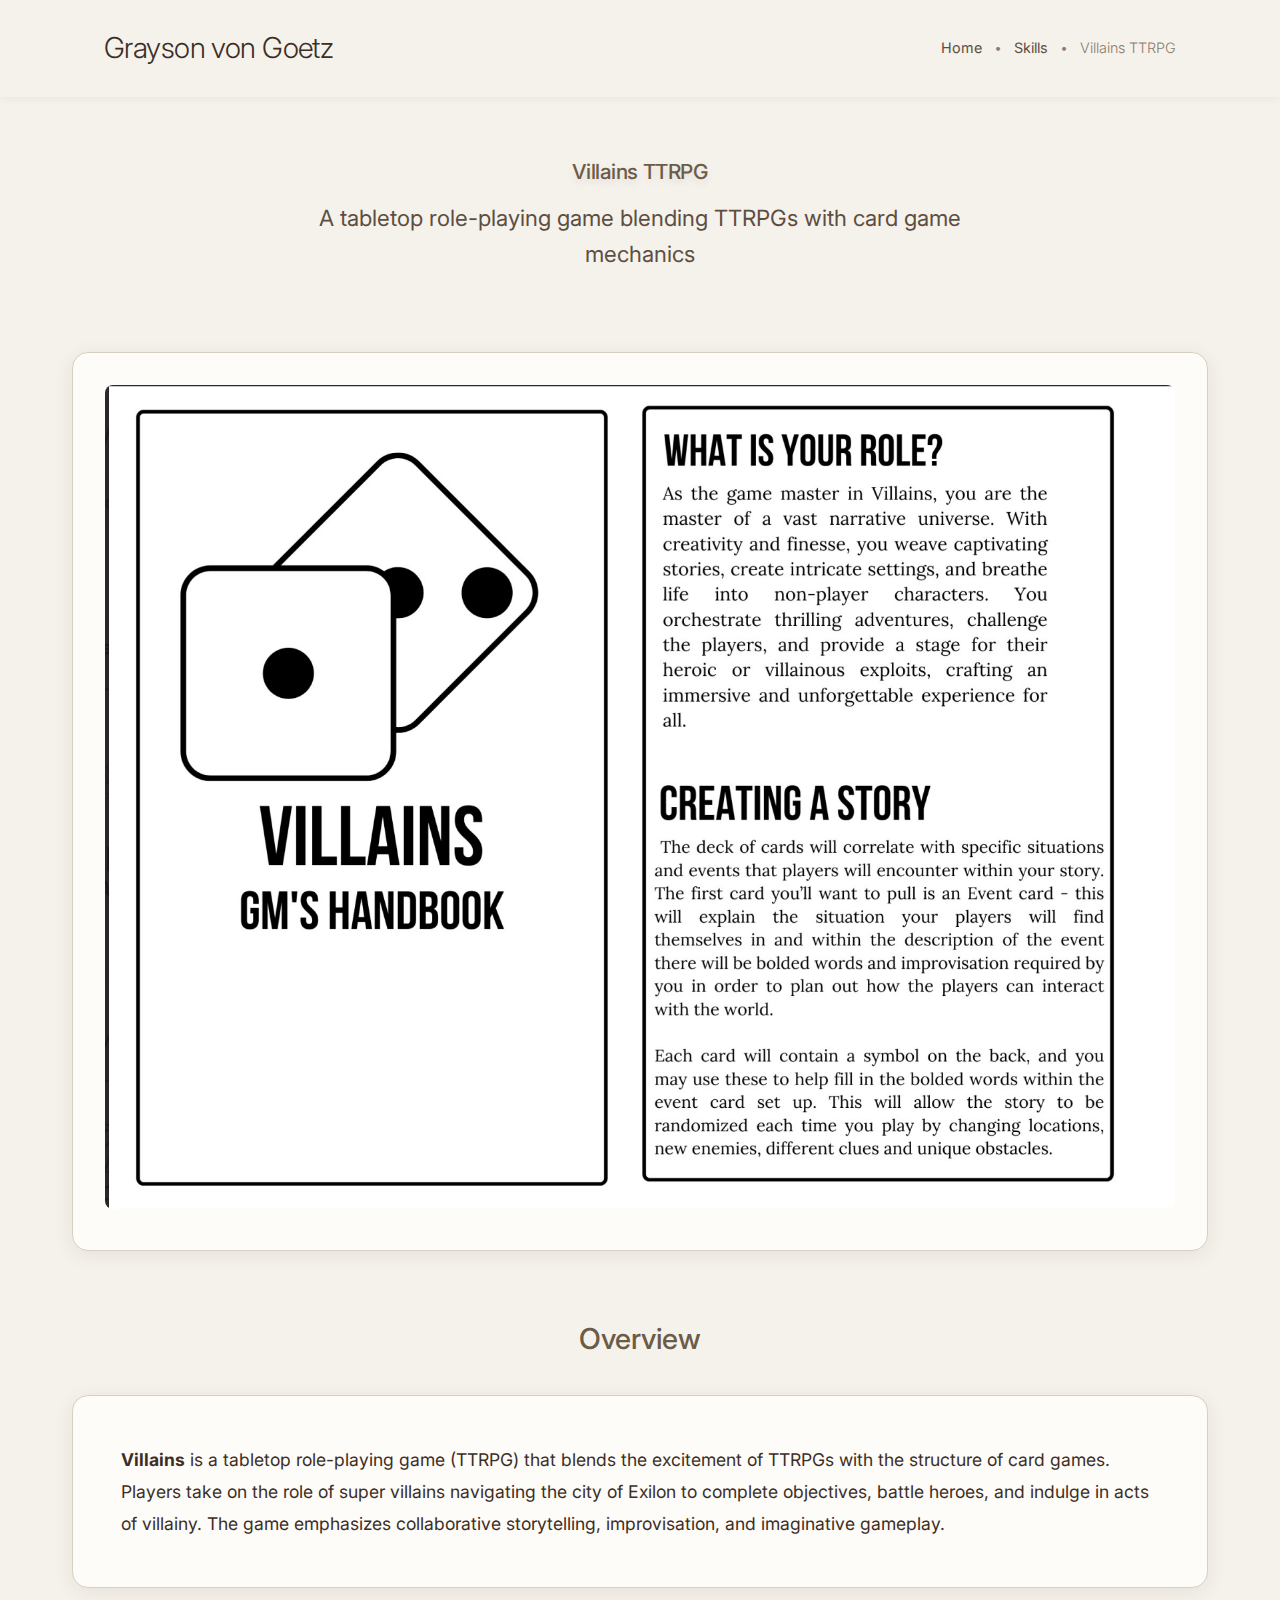
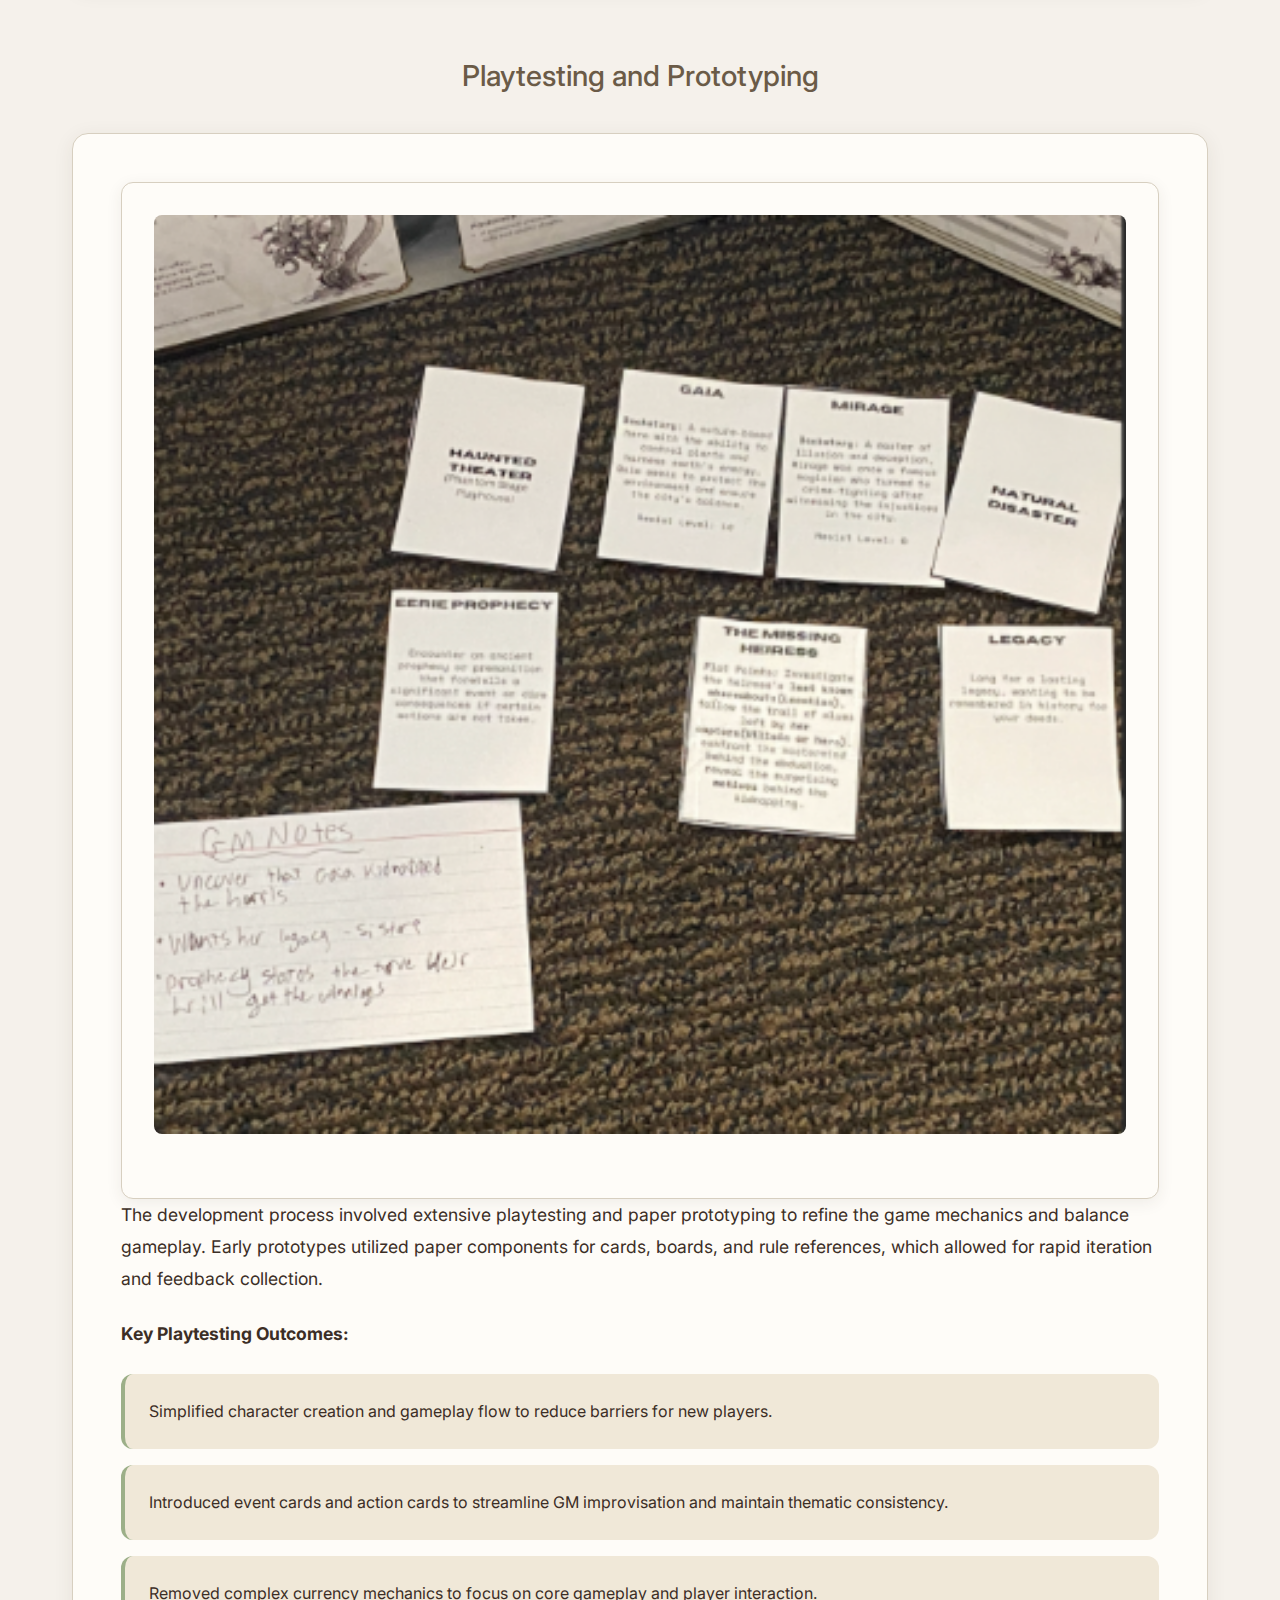
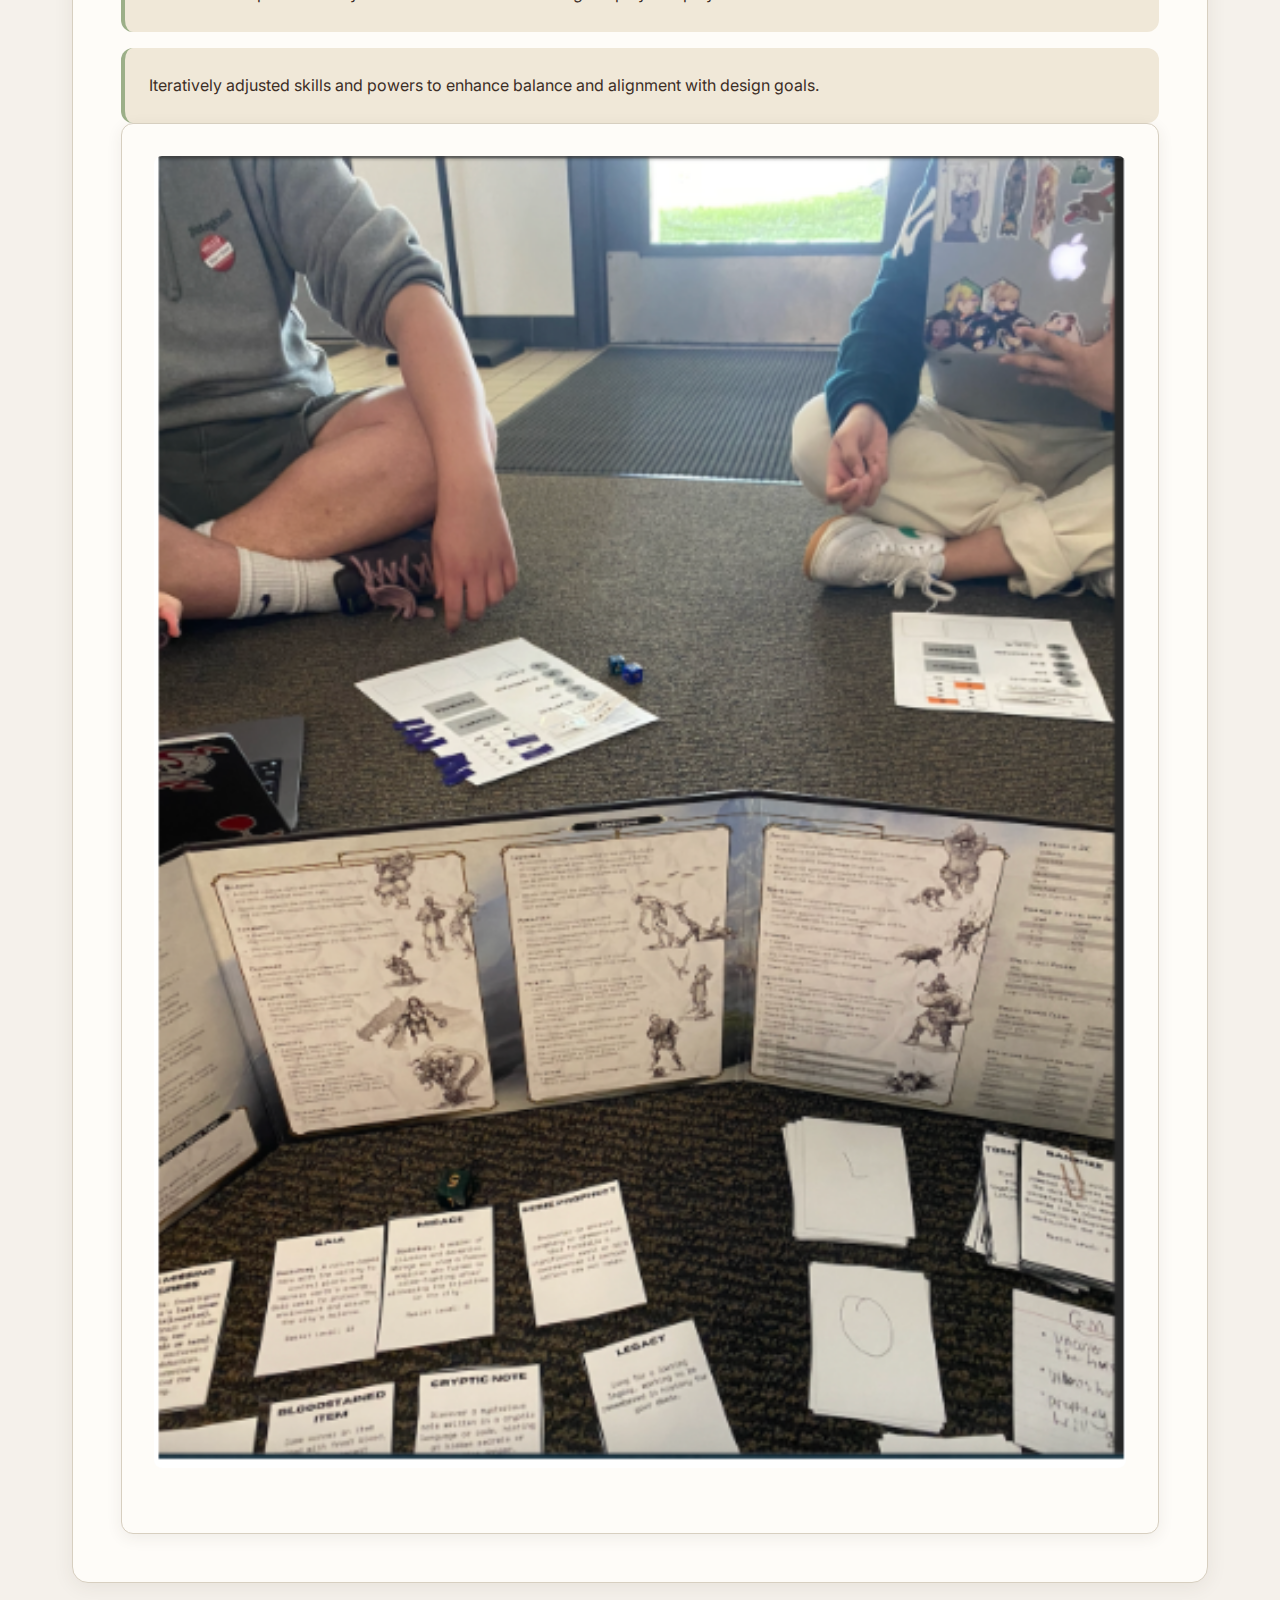
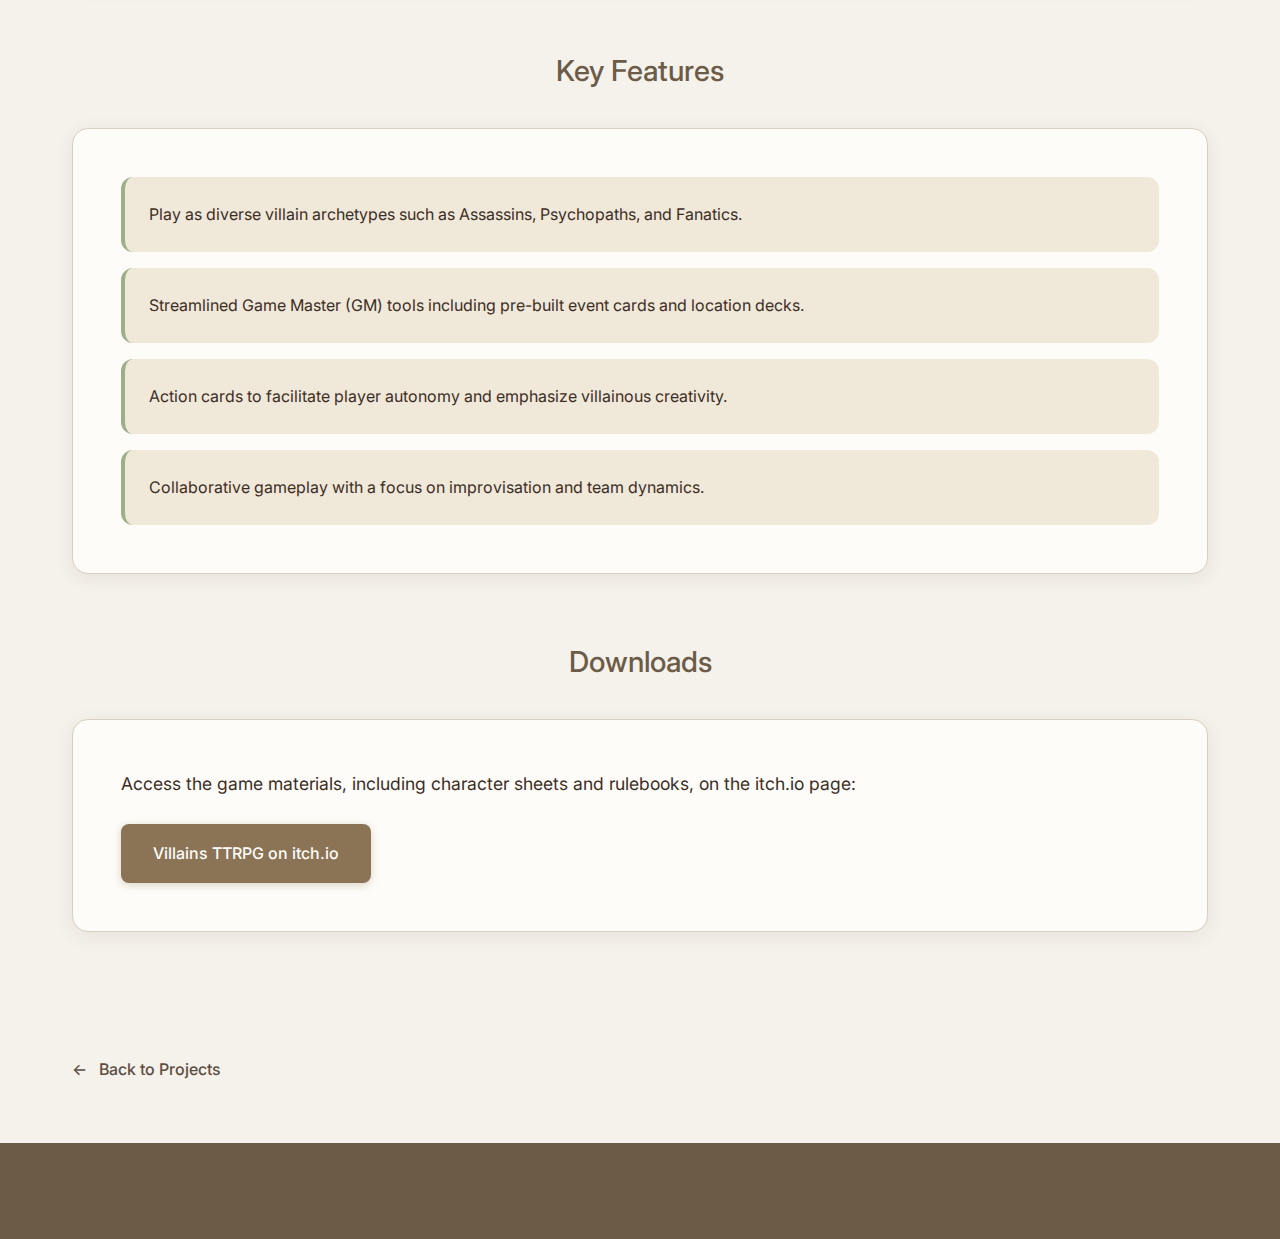
<file: projects/villains.html>
<!DOCTYPE html>
<html lang="en">
<head>
    <meta charset="UTF-8">
    <meta name="viewport" content="width=device-width, initial-scale=1.0">
    <title>Villains TTRPG - Grayson von Goetz</title>
    <link rel="stylesheet" href="../assets/css/styles.css">
    <link href="https://fonts.googleapis.com/css2?family=Inter:wght@300;400;500;600&display=swap" rel="stylesheet">
</head>
<body>
    <!-- Header will be loaded here -->
    <div id="header-placeholder"></div>

    <!-- Project Header -->
    <section class="project-header">
        <div class="container">
            <h1 class="project-title">Villains TTRPG</h1>
            <p class="project-subtitle">A tabletop role-playing game blending TTRPGs with card game mechanics</p>
        </div>
    </section>

    <main>
        <div class="container">
            <!-- Hero Image -->
            <section class="section">
                <div class="hero-image">
                    <img src="../assets/images/villains-preview.png" alt="Villains TTRPG Cover">
                </div>
            </section>

            <!-- Project Overview -->
            <section class="section">
                <h2 class="section-title">Overview</h2>
                <div class="content-card">
                    <p>
                        <strong>Villains</strong> is a tabletop role-playing game (TTRPG) that blends the excitement of TTRPGs with the structure of card games. Players take on the role of super villains navigating the city of Exilon to complete objectives, battle heroes, and indulge in acts of villainy. The game emphasizes collaborative storytelling, improvisation, and imaginative gameplay.
                    </p>
                </div>
            </section>

            <!-- Playtesting and Prototyping Insights -->
            <section class="section">
                <h2 class="section-title">Playtesting and Prototyping</h2>
                <div class="content-card">
                    <div class="gallery">
                        <div class="gallery-item">
                            <img src="../assets/images/playtest-photo-1.png" alt="Villains Playtest Photo 1">
                        </div>
                    </div>
                    
                    <p>
                        The development process involved extensive playtesting and paper prototyping to refine the game mechanics and balance gameplay. Early prototypes utilized paper components for cards, boards, and rule references, which allowed for rapid iteration and feedback collection.
                    </p>
                    
                    <p><strong>Key Playtesting Outcomes:</strong></p>
                    <ul class="features-list">
                        <li>Simplified character creation and gameplay flow to reduce barriers for new players.</li>
                        <li>Introduced event cards and action cards to streamline GM improvisation and maintain thematic consistency.</li>
                        <li>Removed complex currency mechanics to focus on core gameplay and player interaction.</li>
                        <li>Iteratively adjusted skills and powers to enhance balance and alignment with design goals.</li>
                    </ul>
                    
                    <div class="gallery">
                        <div class="gallery-item">
                            <img src="../assets/images/playtest-photo-2.png" alt="Villains Playtest Photo 2">
                        </div>
                    </div>
                </div>
            </section>

            <!-- Key Features -->
            <section class="section">
                <h2 class="section-title">Key Features</h2>
                <div class="content-card">
                    <ul class="features-list">
                        <li>Play as diverse villain archetypes such as Assassins, Psychopaths, and Fanatics.</li>
                        <li>Streamlined Game Master (GM) tools including pre-built event cards and location decks.</li>
                        <li>Action cards to facilitate player autonomy and emphasize villainous creativity.</li>
                        <li>Collaborative gameplay with a focus on improvisation and team dynamics.</li>
                    </ul>
                </div>
            </section>

            <!-- Downloads -->
            <section class="section">
                <h2 class="section-title">Downloads</h2>
                <div class="content-card">
                    <p>
                        Access the game materials, including character sheets and rulebooks, on the itch.io page:
                    </p>
                    <a href="https://grayswan.itch.io/villainsttrpg" target="_blank" class="project-link">
                        Villains TTRPG on itch.io
                    </a>
                </div>
            </section>

            <!-- Navigation -->
            <a href="../index.html" class="back-link">Back to Projects</a>
        </div>
    </main>

    <footer>
        <div class="container">
        </div>
    </footer>

    <script>
        // Load header
        fetch('../components/header.html')
            .then(response => response.text())
            .then(data => {
                document.getElementById('header-placeholder').innerHTML = data;
                document.getElementById('current-page').textContent = 'Villains TTRPG';
            })
            .catch(error => console.log('Header loading failed:', error));
    </script>
</body>
</html>
</file>
<file: assets/css/styles.css>
* {
    margin: 0;
    padding: 0;
    box-sizing: border-box;
}

:root {
    /* Your original colors - kept the same */
    --primary: #8B7355;
    --primary-light: #B8A082;
    --primary-dark: #6B5B47;
    --background: #F5F1EB;
    --warm-white: #FEFCF8;
    --soft-gray: #EDE7DD;
    --light-gray: #D7CFC0;
    --text-dark: #3C2E26;
    --text-light: #5D4E42;
    --text-muted: #8A7B6F;
    --border: #D7CFC0;
    --accent: #A0785C;
    --accent-soft: #F0E8D8;
    --sage: #9CAF88;
    --terracotta: #C07855;
    --forest: #556B3D;
    --cream: #F7F3ED;
}

html, body {
    height: 100%;
    font-family: 'Inter', sans-serif;
    background: var(--background);
    color: var(--text-dark);
    line-height: 1.7;
    font-weight: 400;
}

/* Header - cleaner version */
header {
    background: var(--background);
    padding: 1.5rem 0;
    width: 100%;
    box-shadow: 0 2px 8px rgba(60, 46, 38, 0.05);
    position: relative;
    z-index: 100;
}

.header-content {
    display: flex;
    justify-content: space-between;
    align-items: center;
    max-width: 1200px;
    margin: 0 auto;
    width: 100%;
    padding: 0 2rem;
}

.container {
    max-width: 1200px;
    margin: 0 auto;
    padding: 0 2rem;
    width: 100%;
}

.logo {
    font-size: 1.8rem;
    font-weight: 300;
    color: var(--text-dark);
    text-decoration: none;
    letter-spacing: -0.02em;
}

.breadcrumb {
    display: flex;
    gap: 0.75rem;
    font-size: 0.9rem;
    color: var(--text-muted);
    align-items: center;
}

.breadcrumb a {
    color: var(--text-light);
    text-decoration: none;
    transition: color 0.2s ease;
}

.breadcrumb a:hover {
    color: var(--primary);
}

.breadcrumb span {
    color: var(--text-muted);
    font-weight: 300;
}

/* Project Header - title only */
.project-header {
    text-align: center;
    padding: 4rem 2rem 2rem;
    background: var(--background);
    margin: 0;
    width: 100%;
}

.project-title {
    font-size: 4rem;
    font-weight: 700;
    color: var(--text-dark);
    margin-bottom: 0;
    letter-spacing: -0.02em;
    line-height: 1.1;
    text-shadow: 0 4px 8px rgba(60, 46, 38, 0.1);
}

/* Project subtitle in a separate card */
.project-subtitle-card {
    background: var(--warm-white);
    border-radius: 1rem;
    padding: 2rem;
    box-shadow: 0 4px 20px rgba(60, 46, 38, 0.08);
    margin-bottom: 3rem;
    border: 1px solid var(--border);
    text-align: center;
}

.project-subtitle {
    font-size: 1.4rem;
    color: var(--text-light);
    font-weight: 400;
    max-width: 700px;
    margin: 0 auto;
    line-height: 1.6;
}

/* Main Content */
main {
    flex: 1;
    padding: 3rem 0;
    width: 100%;
}

.section {
    margin-bottom: 4rem;
}

.section-title {
    font-size: 1.8rem;
    font-weight: 500;
    margin-bottom: 2rem;
    color: var(--primary-dark);
    text-align: center;
}

/* Cards - cleaner design */
.content-card {
    background: var(--warm-white);
    border-radius: 1rem;
    padding: 3rem;
    box-shadow: 0 4px 20px rgba(60, 46, 38, 0.08);
    margin-bottom: 2rem;
    border: 1px solid var(--border);
}

.hero-image {
    background: var(--warm-white);
    border-radius: 1rem;
    padding: 2rem;
    box-shadow: 0 4px 20px rgba(60, 46, 38, 0.08);
    margin-bottom: 2rem;
    border: 1px solid var(--border);
}

.hero-image img {
    width: 100%;
    border-radius: 0.5rem;
}

/* Typography */
.content-card p {
    font-size: 1.1rem;
    line-height: 1.8;
    color: var(--text-dark);
    margin-bottom: 1.5rem;
}

.content-card p:last-child {
    margin-bottom: 0;
}

/* Features List - simplified */
.features-list {
    list-style: none;
    padding: 0;
    display: flex;
    flex-direction: column;
    gap: 1rem;
}

.features-list li {
    padding: 1.5rem;
    background: var(--accent-soft);
    border-radius: 0.75rem;
    border-left: 4px solid var(--sage);
    font-size: 1rem;
    transition: all 0.2s ease;
}

.features-list li:hover {
    background: var(--soft-gray);
    transform: translateX(4px);
}

/* Grids - cleaner layout */
.services-grid {
    display: grid;
    grid-template-columns: repeat(auto-fit, minmax(280px, 1fr));
    gap: 2rem;
    margin-top: 1rem;
}

.service-item {
    padding: 2rem;
    background: var(--accent-soft);
    border-radius: 0.75rem;
    border-left: 4px solid var(--sage);
    transition: all 0.2s ease;
}

.service-item:hover {
    transform: translateY(-2px);
    box-shadow: 0 4px 16px rgba(60, 46, 38, 0.1);
}

.service-item h3 {
    color: var(--primary-dark);
    margin-bottom: 0.75rem;
    font-size: 1.2rem;
    font-weight: 500;
}

.service-item p {
    color: var(--text-light);
    line-height: 1.6;
    margin: 0;
}

/* Project Gallery */
.homepage-gallery {
    display: grid;
    grid-template-columns: repeat(auto-fit, minmax(350px, 1fr));
    gap: 2rem;
    padding: 0;
}

.homepage-project-card {
    background: var(--warm-white);
    border-radius: 0.75rem;
    padding: 2rem;
    box-shadow: 0 4px 16px rgba(60, 46, 38, 0.08);
    transition: all 0.2s ease;
    border: 1px solid var(--border);
}

.homepage-project-card:hover {
    transform: translateY(-4px);
    box-shadow: 0 8px 24px rgba(60, 46, 38, 0.15);
}

.project-image {
    width: 100%;
    border-radius: 0.5rem;
    margin-bottom: 1.5rem;
}

.project-title {
    margin-bottom: 1rem;
    color: var(--primary-dark);
    font-weight: 500;
    font-size: 1.3rem;
}

.project-description {
    margin-bottom: 1.5rem;
    color: var(--text-light);
    line-height: 1.6;
}

/* Tags */
.skills-preview {
    background: var(--accent-soft);
    border-radius: 1rem;
    padding: 3rem;
    text-align: center;
    margin: 3rem 0;
    border: 1px solid var(--border);
}

.skills-tags {
    display: flex;
    flex-wrap: wrap;
    justify-content: center;
    gap: 0.75rem;
    margin-top: 2rem;
}

.skill-tag {
    background: var(--warm-white);
    color: var(--primary-dark);
    padding: 0.75rem 1.25rem;
    border-radius: 2rem;
    font-size: 0.9rem;
    font-weight: 500;
    box-shadow: 0 2px 8px rgba(60, 46, 38, 0.1);
    border: 1px solid var(--border);
    transition: all 0.2s ease;
}

.skill-tag:hover {
    background: var(--sage);
    color: var(--warm-white);
    transform: translateY(-2px);
}

.project-tags {
    display: flex;
    flex-wrap: wrap;
    gap: 0.5rem;
    margin: 1rem 0 1.5rem 0;
}

.project-tag {
    background: var(--sage);
    color: var(--warm-white);
    padding: 0.25rem 0.75rem;
    border-radius: 1rem;
    font-size: 0.8rem;
    font-weight: 500;
}

/* Buttons & Links */
.project-link {
    display: inline-block;
    background: var(--primary);
    color: var(--warm-white);
    padding: 1rem 2rem;
    border-radius: 0.5rem;
    text-decoration: none;
    font-weight: 500;
    transition: all 0.2s ease;
    box-shadow: 0 2px 8px rgba(139, 115, 85, 0.3);
}

.project-link:hover {
    background: var(--primary-dark);
    transform: translateY(-2px);
}

.back-link {
    display: inline-block;
    color: var(--text-light);
    text-decoration: none;
    font-weight: 500;
    margin-top: 3rem;
    padding: 0.75rem 0;
    transition: all 0.2s ease;
}

.back-link:hover {
    color: var(--primary);
}

.back-link::before {
    content: '← ';
    margin-right: 0.5rem;
}

/* Profile Section */
.profile-section {
    display: flex;
    gap: 2rem;
    align-items: center;
    flex-wrap: wrap;
}

.profile-image {
    border-radius: 50%;
    max-width: 150px;
    min-width: 120px;
    box-shadow: 0 8px 24px rgba(60, 46, 38, 0.2);
    transition: transform 0.2s ease;
    border: 3px solid var(--sage);
}

.profile-image:hover {
    transform: scale(1.05);
}

.profile-content {
    flex: 1;
    min-width: 250px;
}

/* Contact Section */
.contact-intro {
    text-align: center;
    margin-bottom: 2rem;
}

.contact-intro p {
    font-size: 1.1rem;
    color: var(--text-light);
    max-width: 600px;
    margin: 0 auto;
}

.contact-grid {
    display: grid;
    gap: 1.5rem;
    font-size: 1.1rem;
}

.contact-item {
    display: flex;
    flex-direction: column;
    gap: 0.5rem;
    padding: 1.25rem;
    border: 1px solid var(--light-gray);
    border-radius: 0.75rem;
    transition: all 0.2s ease;
    background: var(--warm-white);
}

.contact-item:hover {
    background: var(--accent-soft);
    transform: translateX(4px);
}

.contact-item strong {
    color: var(--primary-dark);
    display: inline-block;
    min-width: 80px;
    margin-right: 0.5rem;
}

.contact-item a {
    color: var(--accent);
    text-decoration: none;
    font-weight: 500;
    transition: all 0.2s ease;
}

.contact-item a:hover {
    color: var(--terracotta);
}

/* Gallery */
.gallery {
    display: grid;
    grid-template-columns: repeat(auto-fit, minmax(320px, 1fr));
    gap: 2rem;
    padding: 0;
}

.gallery-item {
    background: var(--warm-white);
    border-radius: 0.75rem;
    padding: 2rem;
    box-shadow: 0 4px 16px rgba(60, 46, 38, 0.08);
    transition: all 0.2s ease;
    border: 1px solid var(--border);
}

.gallery-item:hover {
    transform: translateY(-4px);
    box-shadow: 0 8px 24px rgba(60, 46, 38, 0.15);
}

.gallery-item img {
    width: 100%;
    border-radius: 0.5rem;
    margin-bottom: 1.5rem;
}

.gallery-item h3 {
    margin-bottom: 1rem;
    color: var(--text-dark);
    font-weight: 500;
    font-size: 1.25rem;
}

.gallery-item p {
    margin-bottom: 1.5rem;
    color: var(--text-light);
    line-height: 1.6;
}

/* Music Section */
.music-section {
    background: var(--accent-soft);
    border-radius: 1rem;
    padding: 3rem;
    text-align: center;
    margin-bottom: 2rem;
    border: 1px solid var(--border);
}

.music-player {
    background: var(--warm-white);
    padding: 2rem;
    border-radius: 0.75rem;
    margin: 2rem 0;
    box-shadow: 0 4px 16px rgba(60, 46, 38, 0.1);
    border: 1px solid var(--light-gray);
}

.music-player audio {
    width: 100%;
    margin: 1rem 0;
}

.music-credit {
    font-style: italic;
    color: var(--text-light);
    font-size: 0.95rem;
    margin-top: 1rem;
}

/* Footer */
footer {
    background: var(--primary-dark);
    color: var(--cream);
    padding: 3rem 0;
    text-align: center;
    font-size: 0.9rem;
    width: 100%;
    margin-top: auto;
}

/* Responsive Design */
@media (max-width: 768px) {
    .header-content {
        flex-direction: column;
        gap: 1.5rem;
        text-align: center;
        padding: 0 1.5rem;
    }

    .container {
        padding: 0 1.5rem;
    }

    .project-header {
        padding: 3rem 1.5rem 1.5rem;
    }

    .project-title {
        font-size: 3rem;
        font-weight: 700;
    }

    .project-subtitle-card {
        padding: 1.5rem;
        margin-bottom: 2rem;
    }

    .project-subtitle {
        font-size: 1.2rem;
    }

    .content-card {
        padding: 2rem;
    }

    .services-grid {
        grid-template-columns: 1fr;
        gap: 1.5rem;
    }

    .homepage-gallery {
        grid-template-columns: 1fr;
        gap: 1.5rem;
    }

    .gallery {
        grid-template-columns: 1fr;
        gap: 1.5rem;
    }

    .profile-section {
        flex-direction: column;
        text-align: center;
        gap: 1.5rem;
    }

    .skills-tags {
        justify-content: center;
        gap: 0.5rem;
    }

    .section {
        margin-bottom: 3rem;
    }
}

@media (max-width: 480px) {
    .container {
        padding: 0 1rem;
    }

    .project-header {
        padding: 2rem 1rem 1rem;
    }

    .project-title {
        font-size: 2.5rem;
        font-weight: 700;
    }

    .project-subtitle-card {
        padding: 1.25rem;
        margin-bottom: 1.5rem;
    }

    .project-subtitle {
        font-size: 1.1rem;
    }

    .content-card {
        padding: 1.5rem;
    }

    .homepage-project-card {
        padding: 1.5rem;
    }

    .section {
        margin-bottom: 2rem;
    }

    .gallery-item {
        padding: 1.5rem;
    }
}
</file>
